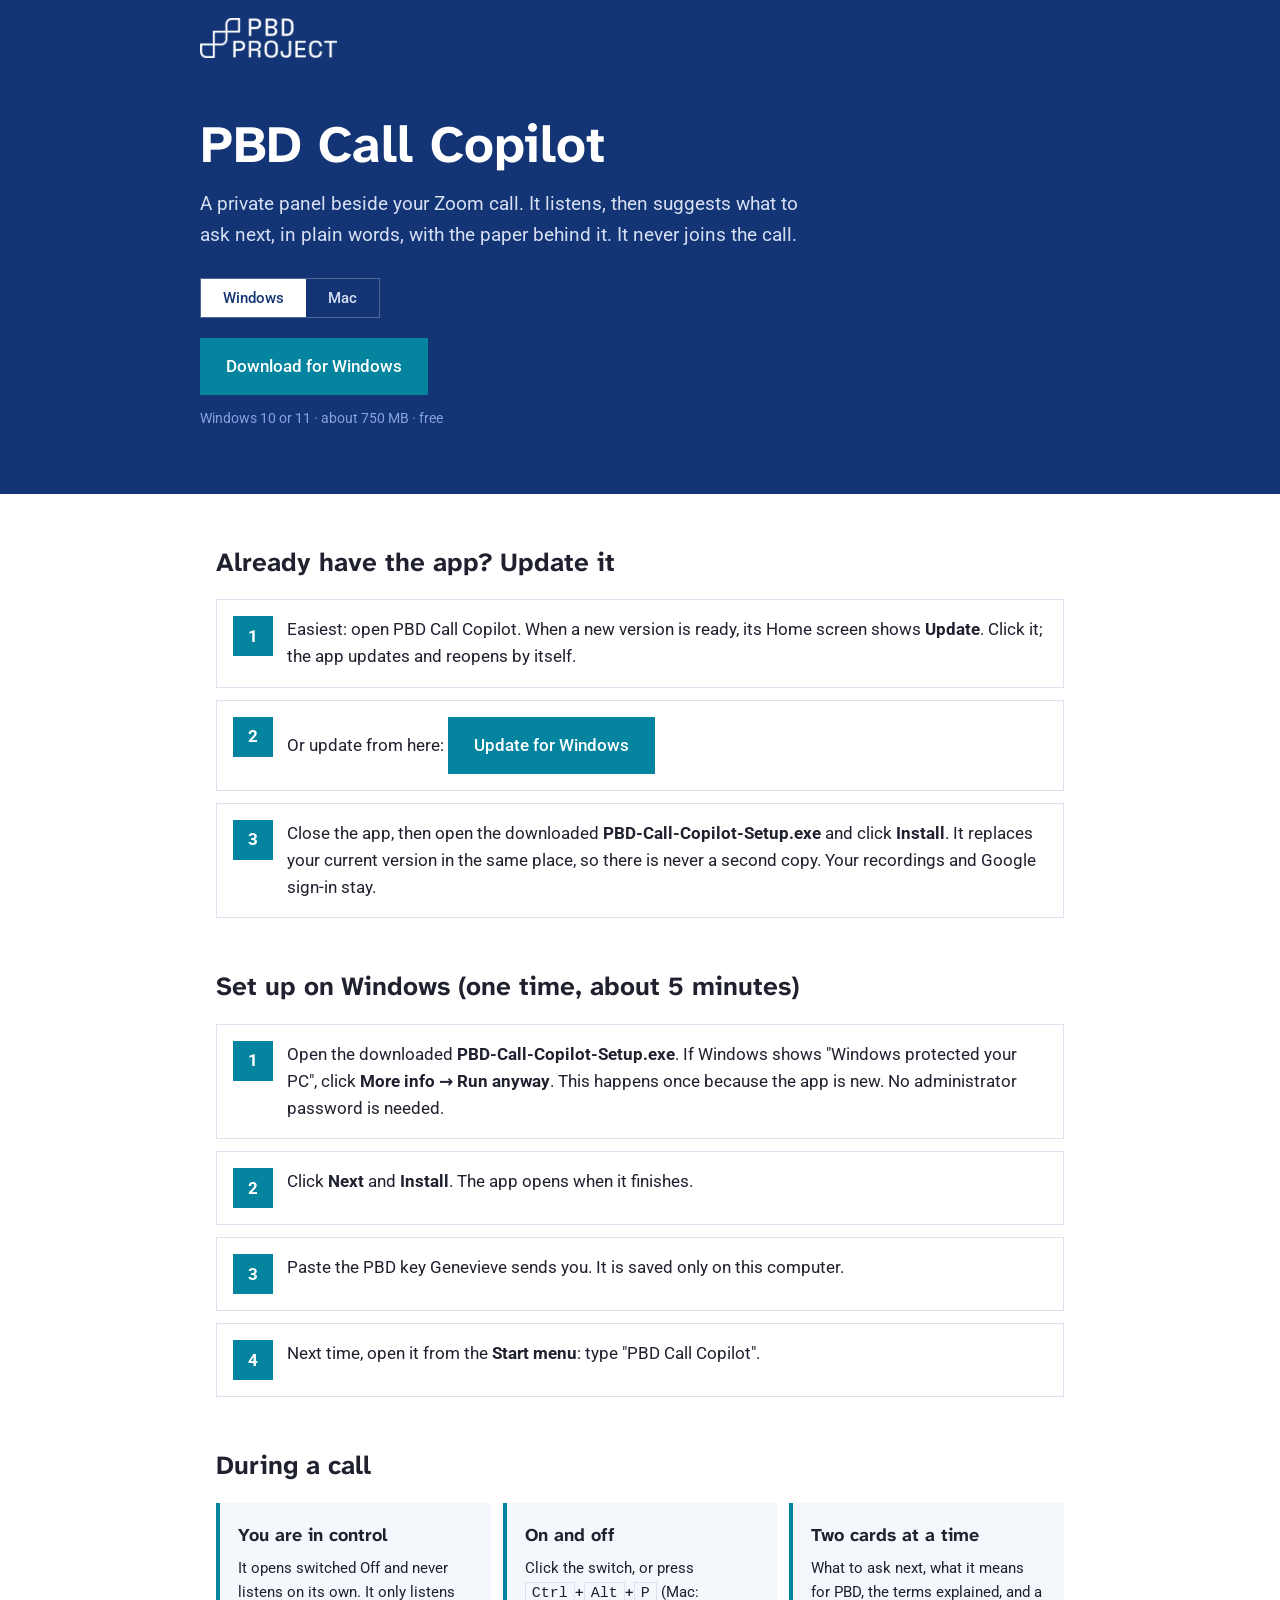
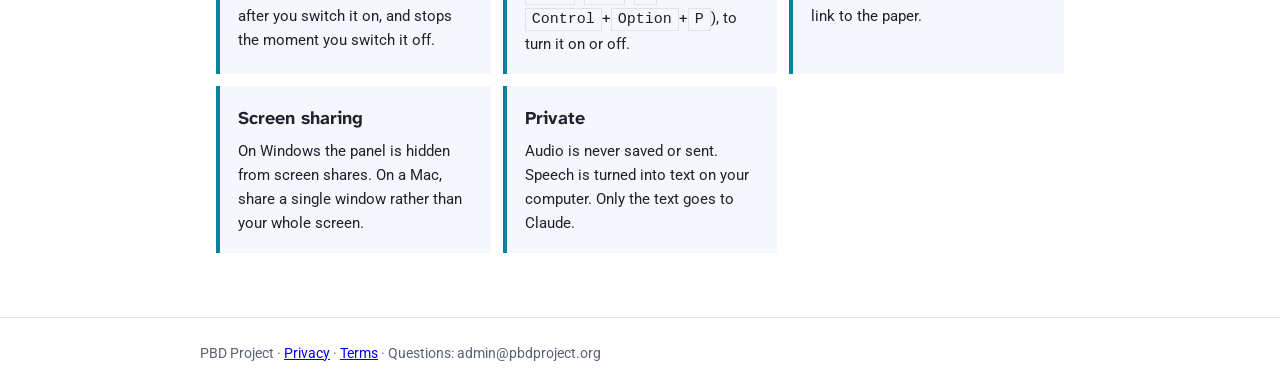
<file: docs/index.html>
<!doctype html>
<html lang="en">
<head>
<meta charset="utf-8">
<meta name="viewport" content="width=device-width, initial-scale=1">
<title>PBD Call Copilot</title>
<meta name="description" content="Live science suggestions during Zoom calls, for PBD Project.">
<link rel="icon" type="image/svg+xml" href="favicon.svg">
<link rel="preconnect" href="https://fonts.googleapis.com">
<link rel="preconnect" href="https://fonts.gstatic.com" crossorigin>
<link href="https://fonts.googleapis.com/css2?family=Atkinson+Hyperlegible+Next:wght@400;700&family=Roboto:wght@400;500&display=swap" rel="stylesheet">
<style>
  :root {
    --white: #FFFFFF; --black: #1F212F; --teal: #04849E; --blue: #143575;
    --lilac: #86A2DF; --green: #4DB3A7; --line: #DDE3EE; --soft: #F4F7FB;
  }
  * { box-sizing: border-box; }
  body { margin: 0; background: var(--white); color: var(--black);
         font: 400 17px/1.6 Roboto, system-ui, sans-serif; }
  h1, h2, h3 { font-family: "Atkinson Hyperlegible Next", "Atkinson Hyperlegible", sans-serif; margin: 0; }
  header { background: var(--blue); color: var(--white); padding: 18px 16px; }
  header .wrap { display: flex; align-items: center; gap: 10px; font-weight: 500; letter-spacing: .02em; }
  header img { height: 40px; width: auto; display: block; }
  .wrap { max-width: 880px; margin: 0 auto; }
  .hero { background: var(--blue); color: var(--white); padding: 40px 16px 64px; }
  .hero h1 { font-size: clamp(32px, 6vw, 52px); line-height: 1.1; }
  .hero p { max-width: 600px; color: #D6DFF2; font-size: 19px; margin: 16px 0 28px; }
  .btn { display: inline-block; background: var(--teal); color: var(--white); text-decoration: none;
         font-weight: 500; padding: 15px 26px; transition: background .25s ease, transform .25s ease; }
  .btn:hover { background: #036E84; transform: translateY(-1px); }
  .meta { display: block; margin-top: 12px; font-size: 14px; color: var(--lilac); max-width: 640px; }
  .meta strong { color: var(--white); font-weight: 500; }
  .tabs { display: inline-flex; border: 1px solid rgba(255,255,255,.25); margin-bottom: 20px; }
  .tabs button { font: 500 15px Roboto, sans-serif; color: #D6DFF2; background: transparent; border: 0;
                 padding: 10px 22px; cursor: pointer; transition: background .25s ease, color .25s ease; }
  .tabs button[aria-selected="true"] { background: var(--white); color: var(--blue); }
  .tabs button:focus-visible, .btn:focus-visible { outline: 2px solid var(--lilac); outline-offset: 2px; }
  .pane { animation: fade .35s ease both; }
  @keyframes fade { from { opacity: 0; transform: translateY(4px); } to { opacity: 1; transform: none; } }
  .btns { display: flex; flex-wrap: wrap; gap: 10px; }
  .btn.alt { background: transparent; border: 1px solid var(--teal); color: var(--white); }
  .btn.alt:hover { background: rgba(4,132,158,.25); }
  main { padding: 48px 16px 64px; }
  section + section { margin-top: 48px; }
  h2 { font-size: 26px; margin-bottom: 16px; }
  ol.steps { list-style: none; padding: 0; margin: 0; counter-reset: s; display: grid; gap: 12px; }
  ol.steps li { counter-increment: s; display: grid; grid-template-columns: 40px 1fr; gap: 14px;
                border: 1px solid var(--line); padding: 16px; }
  ol.steps li::before { content: counter(s); background: var(--teal); color: var(--white);
                        font-weight: 700; display: grid; place-items: center; height: 40px; }
  code, kbd { font-family: ui-monospace, Consolas, monospace; font-size: 15px; background: var(--soft);
              padding: 2px 6px; border: 1px solid var(--line); }
  .grid { display: grid; grid-template-columns: repeat(auto-fit, minmax(240px, 1fr)); gap: 12px; }
  .card { background: var(--soft); padding: 18px; border-left: 4px solid var(--teal); }
  .card h3 { font-size: 18px; margin-bottom: 6px; }
  .card p { margin: 0; font-size: 15px; }
  footer { border-top: 1px solid var(--line); padding: 24px 16px; font-size: 14px; color: #5B6072; }
  @media (prefers-reduced-motion: reduce) { .btn, .tabs button { transition: none; } .pane { animation: none; } }
</style>
</head>
<body>
<header><div class="wrap"><a href="https://www.pbdproject.org"><img src="pbd-logo-white.png" alt="PBD Project"></a></div></header>

<div class="hero">
  <div class="wrap">
    <h1>PBD Call Copilot</h1>
    <p>A private panel beside your Zoom call. It listens, then suggests what to ask next, in plain words, with the paper behind it. It never joins the call.</p>
    <div class="tabs" role="tablist" aria-label="Choose your computer">
      <button role="tab" id="tab-win" aria-controls="pane-win" aria-selected="true">Windows</button>
      <button role="tab" id="tab-mac" aria-controls="pane-mac" aria-selected="false">Mac</button>
    </div>
    <div class="pane" id="pane-win" role="tabpanel" aria-labelledby="tab-win">
      <a class="btn" href="https://github.com/adminviv/pbd-call-copilot/releases/latest/download/PBD-Call-Copilot-Setup.exe">Download for Windows</a>
      <span class="meta">Windows 10 or 11 · about 750 MB · free</span>
    </div>
    <div class="pane" id="pane-mac" role="tabpanel" aria-labelledby="tab-mac" hidden>
      <div class="btns">
        <a class="btn" href="https://github.com/adminviv/pbd-call-copilot/releases/latest/download/PBD-Call-Copilot-Mac-AppleSilicon.zip">Mac with Apple chip (M1–M4)</a>
        <a class="btn alt" href="https://github.com/adminviv/pbd-call-copilot/releases/latest/download/PBD-Call-Copilot-Mac-Intel.zip">Mac with Intel chip</a>
      </div>
      <span class="meta">macOS 13 Ventura or newer · about 750 MB · free · Not sure which Mac? Apple menu (top left) → <strong>About This Mac</strong>: it says "Chip: Apple M…" or "Processor: Intel".</span>
    </div>
  </div>
</div>

<main class="wrap">
  <section class="pane-win" id="update">
    <h2>Already have the app? Update it</h2>
    <ol class="steps">
      <li><div>Easiest: open PBD Call Copilot. When a new version is ready, its Home screen shows <strong>Update</strong>. Click it; the app updates and reopens by itself.</div></li>
      <li><div>Or update from here: <a class="btn" href="https://github.com/adminviv/pbd-call-copilot/releases/latest/download/PBD-Call-Copilot-Setup.exe">Update for Windows</a></div></li>
      <li><div>Close the app, then open the downloaded <strong>PBD-Call-Copilot-Setup.exe</strong> and click <strong>Install</strong>. It replaces your current version in the same place, so there is never a second copy. Your recordings and Google sign-in stay.</div></li>
    </ol>
  </section>

  <section class="pane-mac" id="update-mac" hidden>
    <h2>Already have the app? Update it</h2>
    <ol class="steps">
      <li><div>Easiest: open PBD Call Copilot. When a new version is ready, its Home screen shows <strong>Update</strong>. Click it; the app updates and reopens by itself.</div></li>
      <li><div>Or update from here: <a class="btn" href="https://github.com/adminviv/pbd-call-copilot/releases/latest/download/PBD-Call-Copilot-Mac-AppleSilicon.zip">Update for Apple chip</a> <a class="btn" href="https://github.com/adminviv/pbd-call-copilot/releases/latest/download/PBD-Call-Copilot-Mac-Intel.zip">Update for Intel chip</a></div></li>
      <li><div>Quit the app, double-click the downloaded zip, and drag <strong>PBD Call Copilot</strong> into <strong>Applications</strong>. When asked, choose <strong>Replace</strong>, so there is never a second copy. Your recordings and Google sign-in stay.</div></li>
    </ol>
  </section>

  <section class="pane-win">
    <h2>Set up on Windows (one time, about 5 minutes)</h2>
    <ol class="steps">
      <li><div>Open the downloaded <strong>PBD-Call-Copilot-Setup.exe</strong>. If Windows shows "Windows protected your PC", click <strong>More info → Run anyway</strong>. This happens once because the app is new. No administrator password is needed.</div></li>
      <li><div>Click <strong>Next</strong> and <strong>Install</strong>. The app opens when it finishes.</div></li>
      <li><div>Paste the PBD key Genevieve sends you. It is saved only on this computer.</div></li>
      <li><div>Next time, open it from the <strong>Start menu</strong>: type "PBD Call Copilot".</div></li>
    </ol>
  </section>

  <section class="pane-mac" hidden>
    <h2>Set up on Mac (one time, about 5 minutes)</h2>
    <ol class="steps">
      <li><div>Double-click the downloaded zip, then drag <strong>PBD Call Copilot</strong> into your <strong>Applications</strong> folder.</div></li>
      <li><div>Open it. macOS will say it can't check the app for malicious software: click <strong>Done</strong>, then open <strong>System Settings → Privacy &amp; Security</strong>, scroll down, click <strong>Open Anyway</strong>, and confirm. This happens once because the app is new.</div></li>
      <li><div>Paste the PBD key Genevieve sends you. It is saved only on this computer.</div></li>
      <li><div>Allow the <strong>microphone</strong> when asked. Then, in <strong>System Settings → Privacy &amp; Security → Screen &amp; System Audio Recording</strong>, turn on <strong>PBD Call Copilot</strong> and choose <strong>Quit &amp; Reopen</strong>. This lets it hear the other people on the call; nothing is recorded or saved.</div></li>
      <li><div>Right-click its icon in the Dock and choose <strong>Options → Keep in Dock</strong>.</div></li>
    </ol>
  </section>

  <section>
    <h2>During a call</h2>
    <div class="grid">
      <div class="card"><h3>You are in control</h3><p>It opens switched Off and never listens on its own. It only listens after you switch it on, and stops the moment you switch it off.</p></div>
      <div class="card"><h3>On and off</h3><p>Click the switch, or press <kbd>Ctrl</kbd>+<kbd>Alt</kbd>+<kbd>P</kbd> (Mac: <kbd>Control</kbd>+<kbd>Option</kbd>+<kbd>P</kbd>), to turn it on or off.</p></div>
      <div class="card"><h3>Two cards at a time</h3><p>What to ask next, what it means for PBD, the terms explained, and a link to the paper.</p></div>
      <div class="card"><h3>Screen sharing</h3><p>On Windows the panel is hidden from screen shares. On a Mac, share a single window rather than your whole screen.</p></div>
      <div class="card"><h3>Private</h3><p>Audio is never saved or sent. Speech is turned into text on your computer. Only the text goes to Claude.</p></div>
    </div>
  </section>
</main>

<script>
  // Show the visitor's own computer first; either tab can still be picked.
  function show(os) {
    for (const k of ["win", "mac"]) {
      const on = k === os;
      document.getElementById("tab-" + k).setAttribute("aria-selected", String(on));
      document.getElementById("pane-" + k).hidden = !on;
      document.querySelectorAll(".pane-" + k).forEach(s => s.hidden = !on);
    }
    try { localStorage.setItem("os", os); } catch (e) {}
  }
  document.getElementById("tab-win").onclick = () => show("win");
  document.getElementById("tab-mac").onclick = () => show("mac");
  let saved = null;
  try { saved = localStorage.getItem("os"); } catch (e) {}
  show(saved || (/Mac/.test(navigator.platform || navigator.userAgent) ? "mac" : "win"));
</script>

<footer><div class="wrap">PBD Project · <a href="privacy.html">Privacy</a> · <a href="terms.html">Terms</a> · Questions: admin@pbdproject.org</div></footer>
</body>
</html>
</file>
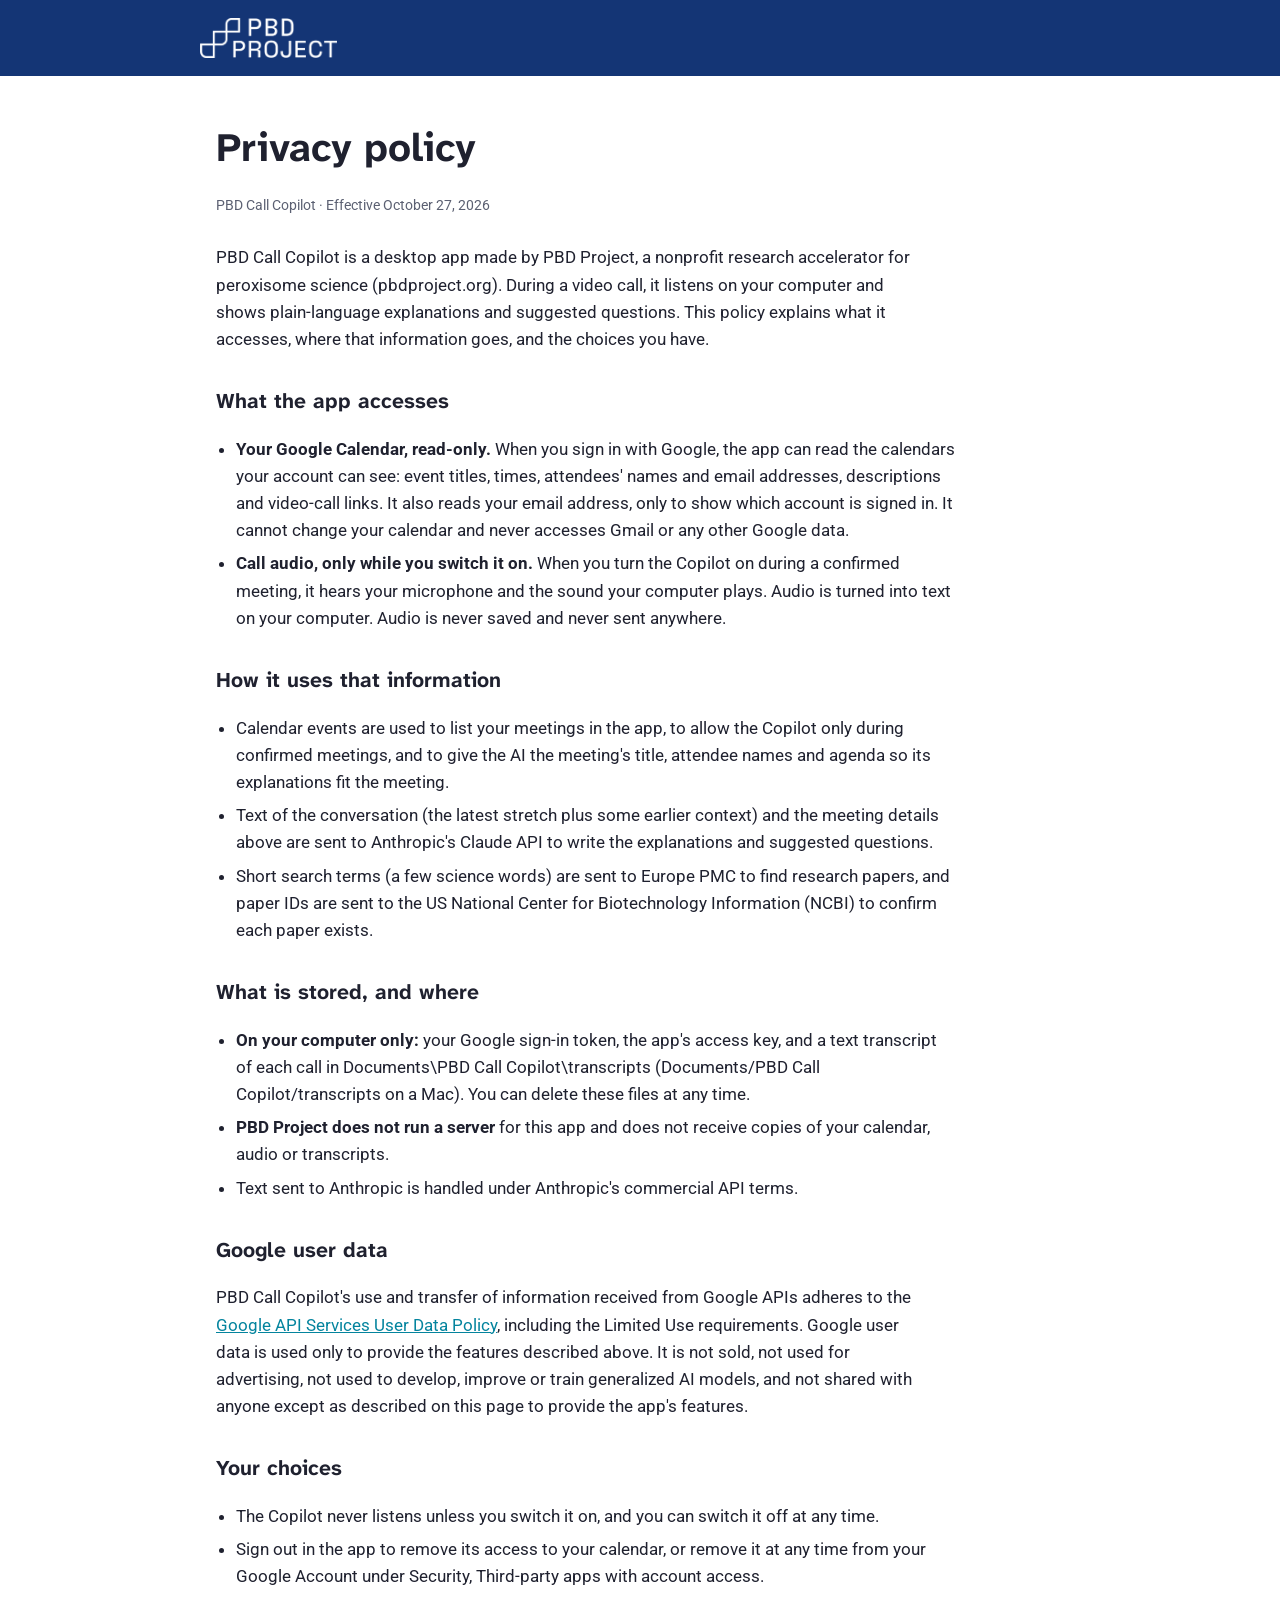
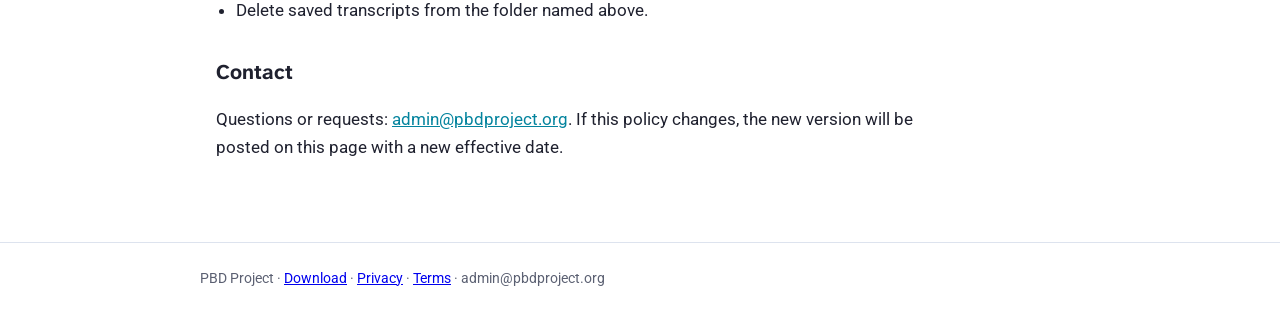
<file: docs/privacy.html>
<!doctype html>
<html lang="en">
<head>
<meta charset="utf-8">
<meta name="viewport" content="width=device-width, initial-scale=1">
<title>Privacy policy – PBD Call Copilot</title>
<meta name="description" content="How PBD Call Copilot handles calendar data, audio and call text.">
<link rel="icon" type="image/svg+xml" href="favicon.svg">
<link rel="preconnect" href="https://fonts.googleapis.com">
<link rel="preconnect" href="https://fonts.gstatic.com" crossorigin>
<link href="https://fonts.googleapis.com/css2?family=Atkinson+Hyperlegible+Next:wght@400;700&family=Roboto:wght@400;500&display=swap" rel="stylesheet">
<style>
  :root {
    --white: #FFFFFF; --black: #1F212F; --teal: #04849E; --blue: #143575;
    --lilac: #86A2DF; --green: #4DB3A7; --line: #DDE3EE; --soft: #F4F7FB;
  }
  * { box-sizing: border-box; }
  body { margin: 0; background: var(--white); color: var(--black);
         font: 400 17px/1.6 Roboto, system-ui, sans-serif; }
  h1, h2, h3 { font-family: "Atkinson Hyperlegible Next", "Atkinson Hyperlegible", sans-serif; margin: 0; }
  header { background: var(--blue); color: var(--white); padding: 18px 16px; }
  header .wrap { display: flex; align-items: center; gap: 10px; font-weight: 500; letter-spacing: .02em; }
  header img { height: 40px; width: auto; display: block; }
  .wrap { max-width: 880px; margin: 0 auto; }
  .hero { background: var(--blue); color: var(--white); padding: 40px 16px 64px; }
  .hero h1 { font-size: clamp(32px, 6vw, 52px); line-height: 1.1; }
  .hero p { max-width: 600px; color: #D6DFF2; font-size: 19px; margin: 16px 0 28px; }
  .btn { display: inline-block; background: var(--teal); color: var(--white); text-decoration: none;
         font-weight: 500; padding: 15px 26px; transition: background .25s ease, transform .25s ease; }
  .btn:hover { background: #036E84; transform: translateY(-1px); }
  .meta { display: block; margin-top: 12px; font-size: 14px; color: var(--lilac); max-width: 640px; }
  .meta strong { color: var(--white); font-weight: 500; }
  .tabs { display: inline-flex; border: 1px solid rgba(255,255,255,.25); margin-bottom: 20px; }
  .tabs button { font: 500 15px Roboto, sans-serif; color: #D6DFF2; background: transparent; border: 0;
                 padding: 10px 22px; cursor: pointer; transition: background .25s ease, color .25s ease; }
  .tabs button[aria-selected="true"] { background: var(--white); color: var(--blue); }
  .tabs button:focus-visible, .btn:focus-visible { outline: 2px solid var(--lilac); outline-offset: 2px; }
  .pane { animation: fade .35s ease both; }
  @keyframes fade { from { opacity: 0; transform: translateY(4px); } to { opacity: 1; transform: none; } }
  .btns { display: flex; flex-wrap: wrap; gap: 10px; }
  .btn.alt { background: transparent; border: 1px solid var(--teal); color: var(--white); }
  .btn.alt:hover { background: rgba(4,132,158,.25); }
  main { padding: 48px 16px 64px; }
  section + section { margin-top: 48px; }
  h2 { font-size: 26px; margin-bottom: 16px; }
  ol.steps { list-style: none; padding: 0; margin: 0; counter-reset: s; display: grid; gap: 12px; }
  ol.steps li { counter-increment: s; display: grid; grid-template-columns: 40px 1fr; gap: 14px;
                border: 1px solid var(--line); padding: 16px; }
  ol.steps li::before { content: counter(s); background: var(--teal); color: var(--white);
                        font-weight: 700; display: grid; place-items: center; height: 40px; }
  code, kbd { font-family: ui-monospace, Consolas, monospace; font-size: 15px; background: var(--soft);
              padding: 2px 6px; border: 1px solid var(--line); }
  .grid { display: grid; grid-template-columns: repeat(auto-fit, minmax(240px, 1fr)); gap: 12px; }
  .card { background: var(--soft); padding: 18px; border-left: 4px solid var(--teal); }
  .card h3 { font-size: 18px; margin-bottom: 6px; }
  .card p { margin: 0; font-size: 15px; }
  footer { border-top: 1px solid var(--line); padding: 24px 16px; font-size: 14px; color: #5B6072; }
  @media (prefers-reduced-motion: reduce) { .btn, .tabs button { transition: none; } .pane { animation: none; } }
</style>
<style>
  .doc { padding: 40px 16px 64px; }
  .doc h1 { font-size: clamp(28px, 5vw, 40px); margin-bottom: 6px; }
  .doc .date { color: #5B6072; font-size: 14px; margin-bottom: 28px; }
  .doc h2 { font-size: 21px; margin: 32px 0 10px; }
  .doc p, .doc li { max-width: 720px; }
  .doc ul { padding-left: 20px; }
  .doc li { margin: 6px 0; }
  .doc a { color: var(--teal); }
  .doc strong { color: var(--black); }
</style>
</head>
<body>
<header><div class="wrap"><a href="https://www.pbdproject.org"><img src="pbd-logo-white.png" alt="PBD Project"></a></div></header>
<main class="wrap doc">
<h1>Privacy policy</h1>
<p class="date">PBD Call Copilot · Effective October 27, 2026</p>
<p>PBD Call Copilot is a desktop app made by PBD Project, a nonprofit research accelerator for peroxisome science (pbdproject.org). During a video call, it listens on your computer and shows plain-language explanations and suggested questions. This policy explains what it accesses, where that information goes, and the choices you have.</p>

<h2>What the app accesses</h2>
<ul>
  <li><strong>Your Google Calendar, read-only.</strong> When you sign in with Google, the app can read the calendars your account can see: event titles, times, attendees' names and email addresses, descriptions and video-call links. It also reads your email address, only to show which account is signed in. It cannot change your calendar and never accesses Gmail or any other Google data.</li>
  <li><strong>Call audio, only while you switch it on.</strong> When you turn the Copilot on during a confirmed meeting, it hears your microphone and the sound your computer plays. Audio is turned into text on your computer. Audio is never saved and never sent anywhere.</li>
</ul>

<h2>How it uses that information</h2>
<ul>
  <li>Calendar events are used to list your meetings in the app, to allow the Copilot only during confirmed meetings, and to give the AI the meeting's title, attendee names and agenda so its explanations fit the meeting.</li>
  <li>Text of the conversation (the latest stretch plus some earlier context) and the meeting details above are sent to Anthropic's Claude API to write the explanations and suggested questions.</li>
  <li>Short search terms (a few science words) are sent to Europe PMC to find research papers, and paper IDs are sent to the US National Center for Biotechnology Information (NCBI) to confirm each paper exists.</li>
</ul>

<h2>What is stored, and where</h2>
<ul>
  <li><strong>On your computer only:</strong> your Google sign-in token, the app's access key, and a text transcript of each call in Documents\PBD Call Copilot\transcripts (Documents/PBD Call Copilot/transcripts on a Mac). You can delete these files at any time.</li>
  <li><strong>PBD Project does not run a server</strong> for this app and does not receive copies of your calendar, audio or transcripts.</li>
  <li>Text sent to Anthropic is handled under Anthropic's commercial API terms.</li>
</ul>

<h2>Google user data</h2>
<p>PBD Call Copilot's use and transfer of information received from Google APIs adheres to the <a href="https://developers.google.com/terms/api-services-user-data-policy">Google API Services User Data Policy</a>, including the Limited Use requirements. Google user data is used only to provide the features described above. It is not sold, not used for advertising, not used to develop, improve or train generalized AI models, and not shared with anyone except as described on this page to provide the app's features.</p>

<h2>Your choices</h2>
<ul>
  <li>The Copilot never listens unless you switch it on, and you can switch it off at any time.</li>
  <li>Sign out in the app to remove its access to your calendar, or remove it at any time from your Google Account under Security, Third-party apps with account access.</li>
  <li>Delete saved transcripts from the folder named above.</li>
</ul>

<h2>Contact</h2>
<p>Questions or requests: <a href="mailto:admin@pbdproject.org">admin@pbdproject.org</a>. If this policy changes, the new version will be posted on this page with a new effective date.</p>
</main>
<footer><div class="wrap">PBD Project · <a href="index.html">Download</a> · <a href="privacy.html">Privacy</a> · <a href="terms.html">Terms</a> · admin@pbdproject.org</div></footer>
</body>
</html>
</file>
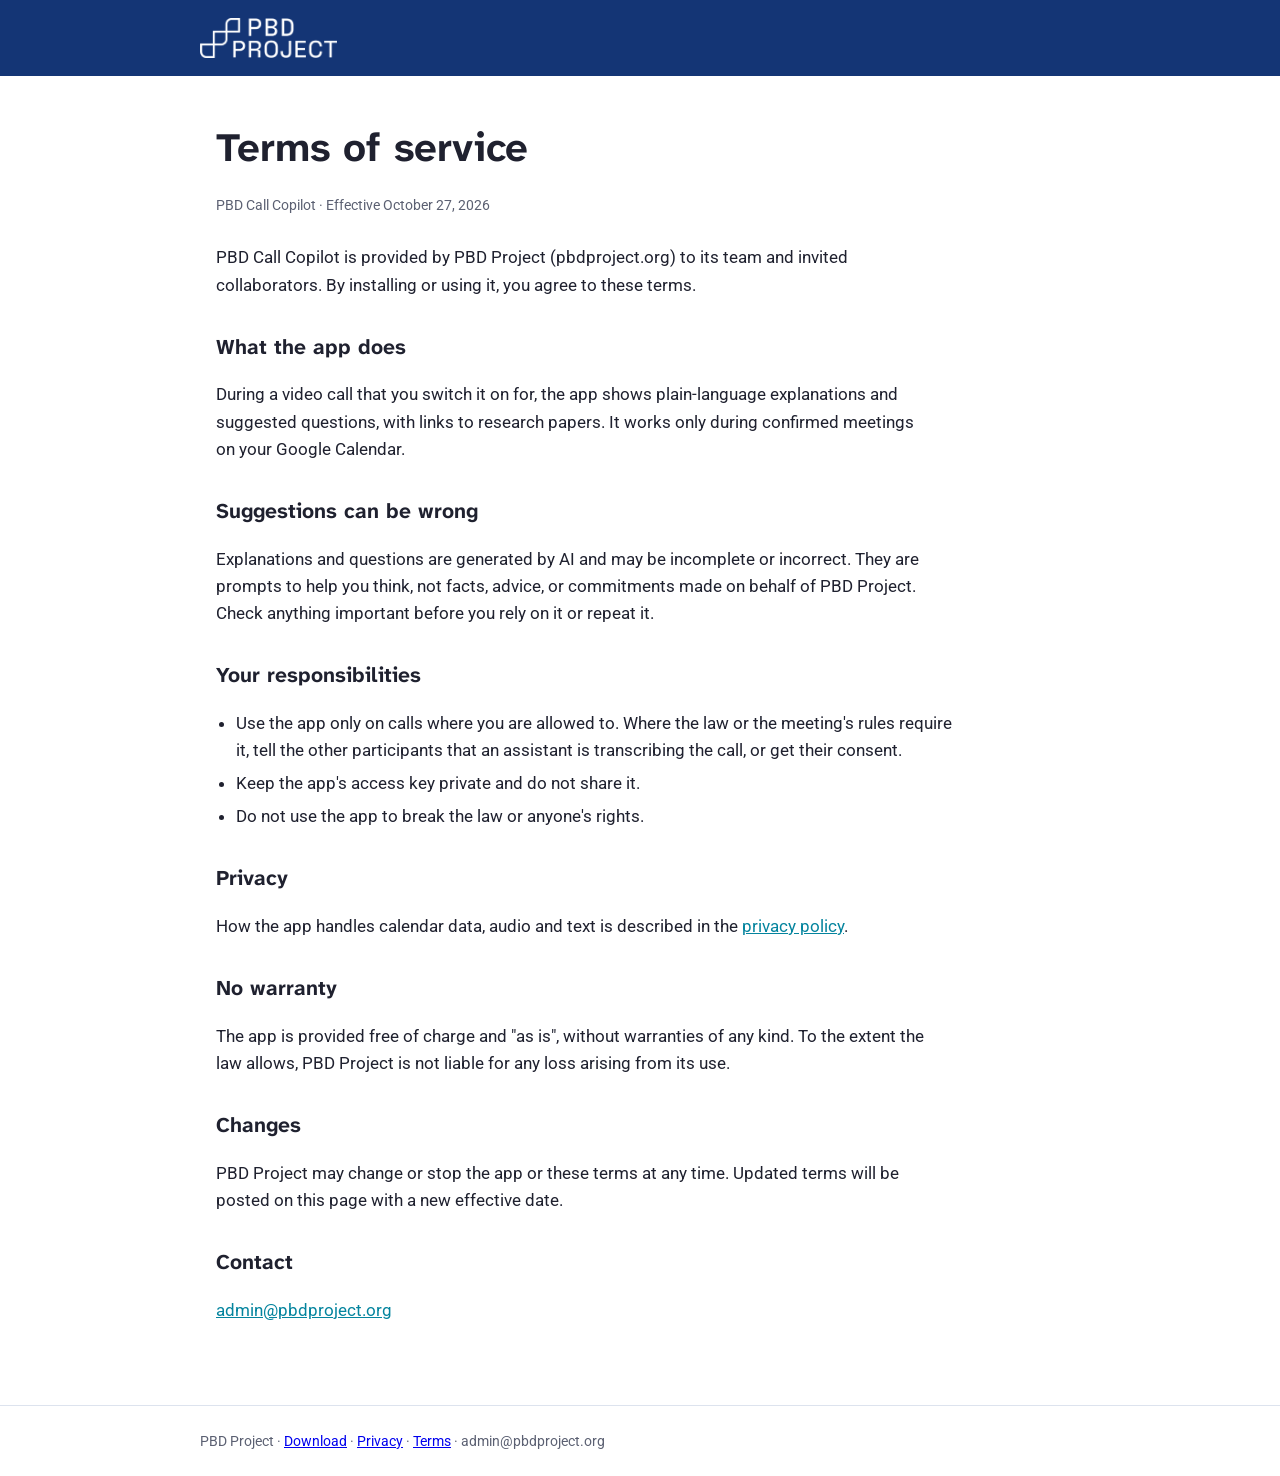
<file: docs/terms.html>
<!doctype html>
<html lang="en">
<head>
<meta charset="utf-8">
<meta name="viewport" content="width=device-width, initial-scale=1">
<title>Terms of service – PBD Call Copilot</title>
<meta name="description" content="Terms for using PBD Call Copilot.">
<link rel="icon" type="image/svg+xml" href="favicon.svg">
<link rel="preconnect" href="https://fonts.googleapis.com">
<link rel="preconnect" href="https://fonts.gstatic.com" crossorigin>
<link href="https://fonts.googleapis.com/css2?family=Atkinson+Hyperlegible+Next:wght@400;700&family=Roboto:wght@400;500&display=swap" rel="stylesheet">
<style>
  :root {
    --white: #FFFFFF; --black: #1F212F; --teal: #04849E; --blue: #143575;
    --lilac: #86A2DF; --green: #4DB3A7; --line: #DDE3EE; --soft: #F4F7FB;
  }
  * { box-sizing: border-box; }
  body { margin: 0; background: var(--white); color: var(--black);
         font: 400 17px/1.6 Roboto, system-ui, sans-serif; }
  h1, h2, h3 { font-family: "Atkinson Hyperlegible Next", "Atkinson Hyperlegible", sans-serif; margin: 0; }
  header { background: var(--blue); color: var(--white); padding: 18px 16px; }
  header .wrap { display: flex; align-items: center; gap: 10px; font-weight: 500; letter-spacing: .02em; }
  header img { height: 40px; width: auto; display: block; }
  .wrap { max-width: 880px; margin: 0 auto; }
  .hero { background: var(--blue); color: var(--white); padding: 40px 16px 64px; }
  .hero h1 { font-size: clamp(32px, 6vw, 52px); line-height: 1.1; }
  .hero p { max-width: 600px; color: #D6DFF2; font-size: 19px; margin: 16px 0 28px; }
  .btn { display: inline-block; background: var(--teal); color: var(--white); text-decoration: none;
         font-weight: 500; padding: 15px 26px; transition: background .25s ease, transform .25s ease; }
  .btn:hover { background: #036E84; transform: translateY(-1px); }
  .meta { display: block; margin-top: 12px; font-size: 14px; color: var(--lilac); max-width: 640px; }
  .meta strong { color: var(--white); font-weight: 500; }
  .tabs { display: inline-flex; border: 1px solid rgba(255,255,255,.25); margin-bottom: 20px; }
  .tabs button { font: 500 15px Roboto, sans-serif; color: #D6DFF2; background: transparent; border: 0;
                 padding: 10px 22px; cursor: pointer; transition: background .25s ease, color .25s ease; }
  .tabs button[aria-selected="true"] { background: var(--white); color: var(--blue); }
  .tabs button:focus-visible, .btn:focus-visible { outline: 2px solid var(--lilac); outline-offset: 2px; }
  .pane { animation: fade .35s ease both; }
  @keyframes fade { from { opacity: 0; transform: translateY(4px); } to { opacity: 1; transform: none; } }
  .btns { display: flex; flex-wrap: wrap; gap: 10px; }
  .btn.alt { background: transparent; border: 1px solid var(--teal); color: var(--white); }
  .btn.alt:hover { background: rgba(4,132,158,.25); }
  main { padding: 48px 16px 64px; }
  section + section { margin-top: 48px; }
  h2 { font-size: 26px; margin-bottom: 16px; }
  ol.steps { list-style: none; padding: 0; margin: 0; counter-reset: s; display: grid; gap: 12px; }
  ol.steps li { counter-increment: s; display: grid; grid-template-columns: 40px 1fr; gap: 14px;
                border: 1px solid var(--line); padding: 16px; }
  ol.steps li::before { content: counter(s); background: var(--teal); color: var(--white);
                        font-weight: 700; display: grid; place-items: center; height: 40px; }
  code, kbd { font-family: ui-monospace, Consolas, monospace; font-size: 15px; background: var(--soft);
              padding: 2px 6px; border: 1px solid var(--line); }
  .grid { display: grid; grid-template-columns: repeat(auto-fit, minmax(240px, 1fr)); gap: 12px; }
  .card { background: var(--soft); padding: 18px; border-left: 4px solid var(--teal); }
  .card h3 { font-size: 18px; margin-bottom: 6px; }
  .card p { margin: 0; font-size: 15px; }
  footer { border-top: 1px solid var(--line); padding: 24px 16px; font-size: 14px; color: #5B6072; }
  @media (prefers-reduced-motion: reduce) { .btn, .tabs button { transition: none; } .pane { animation: none; } }
</style>
<style>
  .doc { padding: 40px 16px 64px; }
  .doc h1 { font-size: clamp(28px, 5vw, 40px); margin-bottom: 6px; }
  .doc .date { color: #5B6072; font-size: 14px; margin-bottom: 28px; }
  .doc h2 { font-size: 21px; margin: 32px 0 10px; }
  .doc p, .doc li { max-width: 720px; }
  .doc ul { padding-left: 20px; }
  .doc li { margin: 6px 0; }
  .doc a { color: var(--teal); }
  .doc strong { color: var(--black); }
</style>
</head>
<body>
<header><div class="wrap"><a href="https://www.pbdproject.org"><img src="pbd-logo-white.png" alt="PBD Project"></a></div></header>
<main class="wrap doc">
<h1>Terms of service</h1>
<p class="date">PBD Call Copilot · Effective October 27, 2026</p>
<p>PBD Call Copilot is provided by PBD Project (pbdproject.org) to its team and invited collaborators. By installing or using it, you agree to these terms.</p>

<h2>What the app does</h2>
<p>During a video call that you switch it on for, the app shows plain-language explanations and suggested questions, with links to research papers. It works only during confirmed meetings on your Google Calendar.</p>

<h2>Suggestions can be wrong</h2>
<p>Explanations and questions are generated by AI and may be incomplete or incorrect. They are prompts to help you think, not facts, advice, or commitments made on behalf of PBD Project. Check anything important before you rely on it or repeat it.</p>

<h2>Your responsibilities</h2>
<ul>
  <li>Use the app only on calls where you are allowed to. Where the law or the meeting's rules require it, tell the other participants that an assistant is transcribing the call, or get their consent.</li>
  <li>Keep the app's access key private and do not share it.</li>
  <li>Do not use the app to break the law or anyone's rights.</li>
</ul>

<h2>Privacy</h2>
<p>How the app handles calendar data, audio and text is described in the <a href="privacy.html">privacy policy</a>.</p>

<h2>No warranty</h2>
<p>The app is provided free of charge and "as is", without warranties of any kind. To the extent the law allows, PBD Project is not liable for any loss arising from its use.</p>

<h2>Changes</h2>
<p>PBD Project may change or stop the app or these terms at any time. Updated terms will be posted on this page with a new effective date.</p>

<h2>Contact</h2>
<p><a href="mailto:admin@pbdproject.org">admin@pbdproject.org</a></p>
</main>
<footer><div class="wrap">PBD Project · <a href="index.html">Download</a> · <a href="privacy.html">Privacy</a> · <a href="terms.html">Terms</a> · admin@pbdproject.org</div></footer>
</body>
</html>
</file>
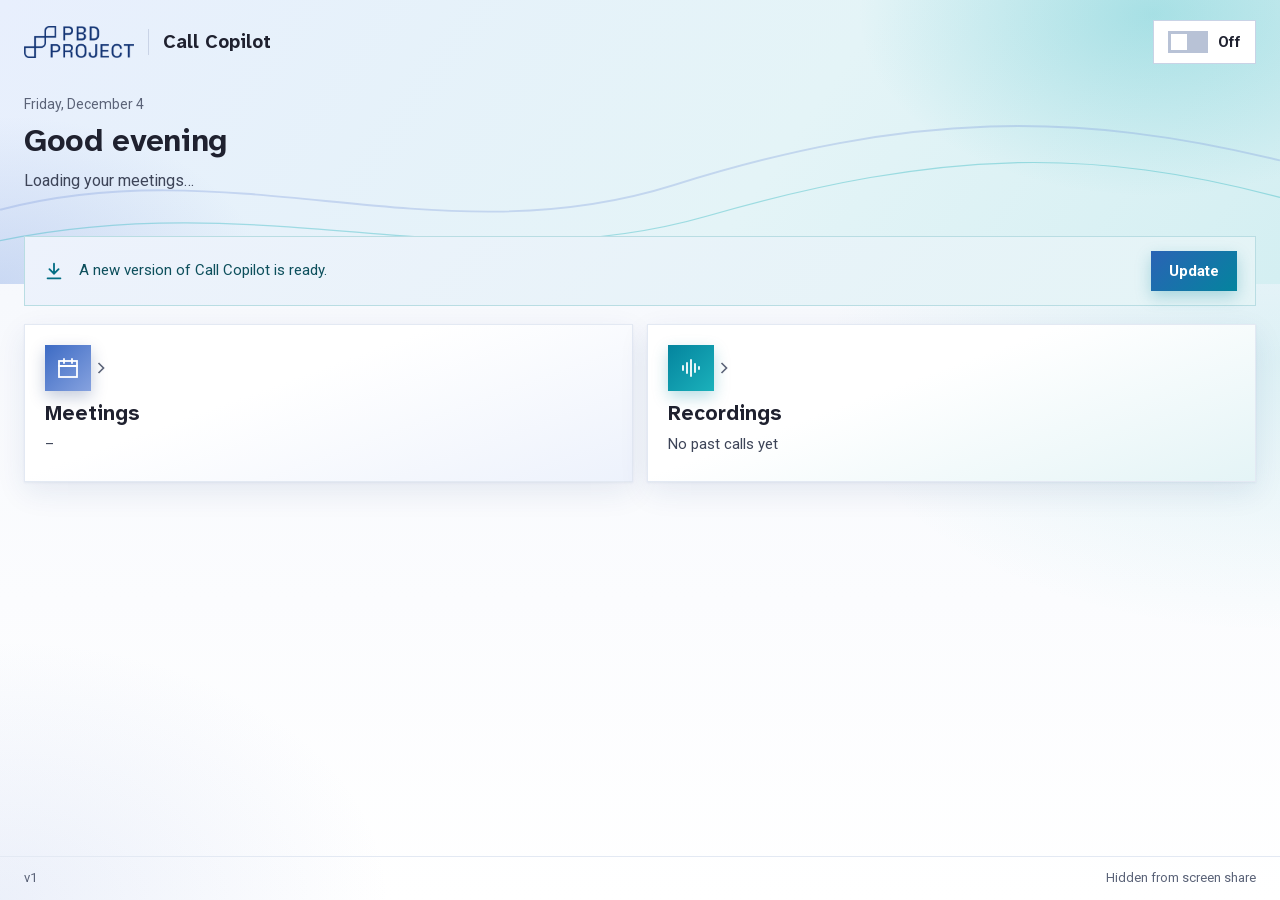
<file: live/ui/panel.html>
<!doctype html>
<html lang="en">
<head>
<meta charset="utf-8">
<meta name="viewport" content="width=device-width, initial-scale=1">
<title>PBD Call Copilot</title>
<link href="fonts.css" rel="stylesheet">
<style>
:root{--bg:#F3F6FC;--card:#FFFFFF;--soft:#EDF2FC;--line:#E3E9F3;--line2:#C9D3E6;--text:#1F212F;--body:#3D4458;--muted:#5B6378;--teal:#036E84;--blue:#143575;--green:#2E7D73;--dot:#4DB3A7;--gold:#7A5C00;--star:#C9A227;--bad:#A3271B;
  --btn:linear-gradient(135deg,#2A63B5 0%,#04849E 100%);--edge:linear-gradient(135deg,#86A2DF 0%,#1BB1BB 100%);
  --tint:linear-gradient(135deg,#EDF2FC 0%,#E4F4F6 100%);--band:radial-gradient(380px 200px at 92% 0%,rgba(27,177,187,.22),transparent 70%),linear-gradient(120deg,#E6EEFC 0%,#E3F4F7 60%,#D6F0F2 100%);
  --shadow:0 1px 2px rgba(20,53,117,.06),0 10px 28px rgba(20,53,117,.09)}
*{box-sizing:border-box}
html,body{height:100%;margin:0}
body{background:radial-gradient(700px 420px at 100% 40%,rgba(27,177,187,.12),transparent 65%),radial-gradient(600px 400px at 0% 100%,rgba(134,162,223,.16),transparent 65%),linear-gradient(180deg,#F3F6FC 0%,#FFFFFF 100%);color:var(--text);font:15px/1.45 Roboto,"Segoe UI",system-ui,sans-serif;overflow:hidden}
button{font-family:inherit;cursor:pointer}
button:focus-visible,a:focus-visible,input:focus-visible,summary:focus-visible{outline:2px solid #04849E;outline-offset:2px}
.h{font-family:"Atkinson Hyperlegible Next","Atkinson Hyperlegible",sans-serif}
.grow{flex:1}
.view{height:100%;display:none;flex-direction:column}
.view.shown{display:flex;animation:fade .25s ease both}
@keyframes fade{from{opacity:0}to{opacity:1}}
.scroll{flex:1;overflow:auto}
.eyebrow{font-size:12px;font-weight:700;letter-spacing:.08em;text-transform:uppercase;color:var(--muted)}
.card{background:var(--card);border:1px solid var(--line);box-shadow:var(--shadow)}
.edge{border:2px solid transparent;background:linear-gradient(#fff,#fff) padding-box,var(--edge) border-box;box-shadow:var(--shadow)}
.tint{background:var(--tint);border:1px solid #D8E3F0}
.primary{display:inline-flex;align-items:center;gap:10px;height:48px;padding:0 22px;border:none;background:var(--btn);box-shadow:0 6px 16px rgba(4,132,158,.28);color:#fff;font-size:16px;font-weight:700}
.primary:hover{filter:brightness(1.06)}
.primary[disabled]{opacity:.6;cursor:default}
.ghost{display:inline-flex;align-items:center;gap:6px;height:44px;padding:0 14px;border:1px solid var(--line2);background:rgba(255,255,255,.85);color:var(--text);font-size:15px;font-weight:500}
.ghost:hover{background:#fff}
.band{display:flex;align-items:center;gap:14px;padding:16px 24px;background:var(--band);border-bottom:1px solid #D8E3F0;box-shadow:0 4px 18px rgba(20,53,117,.07)}
.band .title{font-size:22px;font-weight:700}
/* switch */
.toggle{height:44px;display:flex;align-items:center;gap:10px;padding:0 14px;border:1px solid var(--line2);background:#fff;color:var(--text);font-size:15px;font-weight:600}
.track{width:40px;height:22px;background:#B8C2D6;padding:3px;display:flex;transition:background-color .28s}
.knob{width:16px;height:16px;background:#fff;transition:transform .32s cubic-bezier(.34,1.4,.5,1)}
.toggle.on{background:var(--btn);border-color:transparent;color:#fff;box-shadow:0 6px 16px rgba(4,132,158,.28)}
.toggle.on .track{background:#fff} .toggle.on .knob{background:#037A91;transform:translateX(18px)}
.toggle.nomeet{opacity:.6}
/* notice */
.notice{margin:14px 24px 0;padding:12px 16px;font-size:14px;line-height:1.45;background:linear-gradient(100deg,#FBF0C8 0%,#FFF9E6 100%);border:1px solid #EAD48A;color:#5C4500}
.notice.bad{background:linear-gradient(100deg,#FBE3E0 0%,#FFF5F3 100%);border-color:#EBB3AC;color:var(--bad)}
.notice.good{background:var(--tint);border-color:#B9DDE3;color:#0D4F5C}
/* update */
.updatebar{display:flex;align-items:center;gap:14px;padding:14px 18px;background:var(--tint);border:1px solid #B9DDE3;font-size:15px;color:#0D4F5C}
.updatebar .primary{height:40px;font-size:15px;padding:0 18px;margin-left:auto;white-space:nowrap;flex-shrink:0}
/* home */
.hero{position:relative;padding:20px 24px 92px;background:radial-gradient(420px 260px at 90% 5%,rgba(27,177,187,.28),transparent 70%),radial-gradient(380px 240px at 0% 100%,rgba(134,162,223,.30),transparent 70%),linear-gradient(125deg,#E8EFFD 0%,#E4F4F7 60%,#D4EFF2 100%)}
.hero svg.waves{position:absolute;left:0;top:0;width:100%;height:100%;opacity:.35;pointer-events:none}
.hero header{position:relative;display:flex;align-items:center;gap:14px}
.logo{height:32px;width:auto;display:block}
.divider{width:1px;height:26px;background:var(--line2)}
.greet{position:relative;margin-top:30px;display:flex;flex-direction:column;gap:4px}
.greet .day{font-size:14px;color:var(--muted)}
.greet .hi{font-size:32px;font-weight:700;letter-spacing:-.01em}
.greet .sub{font-size:16px;color:var(--body)}
.homebody{position:relative;margin-top:-66px;padding:0 24px 20px;display:flex;flex-direction:column;gap:18px}
.now{padding:22px;display:flex;flex-direction:column;gap:12px;box-shadow:0 2px 4px rgba(20,53,117,.08),0 22px 48px rgba(20,53,117,.16)}
.now .tag{display:flex;align-items:center;gap:10px;font-size:13px;font-weight:700;letter-spacing:.08em;color:var(--teal)}
.livedot{width:10px;height:10px;background:var(--dot);box-shadow:0 0 0 4px rgba(77,179,167,.22)}
.now .name{font-size:25px;font-weight:700;line-height:1.2}
.now .meta{font-size:15px;color:var(--body)}
.people{display:flex;gap:8px;flex-wrap:wrap}
.person{display:flex;align-items:center;gap:8px;padding:5px 12px 5px 5px;background:linear-gradient(90deg,#E9EFFA,#E4F4F6);font-size:14px}
.person i{font-style:normal;width:26px;height:26px;background:var(--btn);color:#fff;display:flex;align-items:center;justify-content:center;font-size:11px;font-weight:700}
.startrow{display:flex;align-items:center;gap:16px;flex-wrap:wrap;margin-top:4px}
.keys{font-size:14px;color:var(--muted)} .keys b{color:var(--text)}
.tiles{display:grid;grid-template-columns:repeat(2,minmax(0,1fr));gap:14px}
.tile{display:flex;flex-direction:column;gap:8px;padding:20px;text-align:left;color:var(--text);font-size:15px;transition:transform .15s,box-shadow .15s}
.tile:hover{transform:translateY(-2px);box-shadow:0 2px 4px rgba(20,53,117,.08),0 16px 34px rgba(20,53,117,.14)}
.tile.m{background:linear-gradient(160deg,#fff 40%,#EDF2FC 100%)} .tile.r{background:linear-gradient(160deg,#fff 40%,#E4F4F6 100%)}
.tile .top{display:flex;justify-content:space-between;align-items:center}
.badge{width:46px;height:46px;display:flex;align-items:center;justify-content:center}
.tile.m .badge{background:linear-gradient(135deg,#3D6BC4 0%,#86A2DF 100%);box-shadow:0 6px 16px rgba(20,53,117,.25)}
.tile.r .badge{background:linear-gradient(135deg,#04849E 0%,#1BB1BB 100%);box-shadow:0 6px 16px rgba(4,132,158,.28)}
.tile .name{font-size:21px;font-weight:700}
.tile .l1{color:var(--body)} .tile .l2{font-size:14px;color:var(--muted)} .tile .gold{color:var(--gold)}
footer{display:flex;justify-content:space-between;align-items:center;gap:12px;padding:12px 24px;border-top:1px solid var(--line);font-size:13px;color:var(--muted)}
/* live */
.applogo{width:40px;height:40px;display:block}
.livehead{display:flex;flex-direction:column;gap:2px;min-width:0;flex:1}
.livestate{display:flex;align-items:center;gap:8px;font-size:13px;font-weight:700;letter-spacing:.08em;color:var(--green)}
.livestate .livedot{width:9px;height:9px}
.livetitle{font-size:18px;font-weight:700;white-space:nowrap;overflow:hidden;text-overflow:ellipsis}
.levels{display:flex;align-items:center;gap:20px;padding:10px 24px;border-bottom:1px solid var(--line);font-size:13px;color:var(--muted);background:rgba(255,255,255,.6)}
.bars{display:inline-flex;gap:2px;align-items:flex-end;height:14px;margin-left:6px;vertical-align:middle}
.bars i{width:3px;height:3px;background:#B8C2D6;transition:height .15s linear}
.listening .bars i{background:linear-gradient(180deg,#1BB1BB,#143575)}
.livebody{padding:16px 24px 20px;display:flex;flex-direction:column;gap:14px}
#cards{display:flex;flex-direction:column;gap:14px}
.plain{padding:16px 18px;display:flex;flex-direction:column;gap:6px}
.plain .eyebrow{color:var(--teal)}
.plain h2{margin:0;font-size:19px;line-height:1.3}
.plain p{margin:0;font-size:15px;line-height:1.55;color:var(--body)}
.sug{display:flex;flex-direction:column;animation:cardIn .45s cubic-bezier(.2,.8,.2,1) both;overflow:hidden}
.sug.leaving{animation:cardOut .32s cubic-bezier(.4,0,.6,1) forwards}
@keyframes cardIn{from{opacity:0;transform:translateY(10px)}to{opacity:1;transform:none}}
@keyframes cardOut{to{opacity:0;transform:translateX(16px)}}
.cmain{padding:16px 18px 12px;display:flex;flex-direction:column;gap:8px}
.kind{font-size:12px;font-weight:700;letter-spacing:.08em;text-transform:uppercase;color:var(--teal)}
.kind.next{color:var(--gold)}
.ask{font-size:19px;font-weight:700;line-height:1.35}
.why{font-size:15px;line-height:1.5;color:var(--body)} .why b{color:var(--text)}
.terms{padding:10px 18px;background:#F3F6FB;border-top:1px solid var(--line);display:flex;flex-direction:column;gap:4px;font-size:14px;color:var(--body)}
.terms b{color:var(--text)}
.paper{display:flex;align-items:center;gap:10px;padding:11px 18px;background:linear-gradient(90deg,#E9EFFA 0%,#E3F4F6 100%);color:var(--text);text-decoration:none;font-size:14px;line-height:1.4}
.paper:hover{filter:brightness(.98)}
.paper span{flex:1} .paper em{font-style:normal;color:var(--green);font-weight:700;white-space:nowrap}
.actions{display:flex;border-top:1px solid var(--line)}
.actions button{height:44px;border:none;background:transparent;color:var(--muted);padding:0 16px;font-size:14px;display:flex;align-items:center;gap:8px}
.actions button:hover{background:#F3F6FB;color:var(--text)}
.actions .starred{color:var(--gold)}
.empty{margin:40px auto;text-align:center;color:var(--muted);font-size:15px;line-height:1.6;max-width:38ch}
.empty b{display:block;color:var(--text);font-size:20px;margin-bottom:6px;font-family:"Atkinson Hyperlegible Next",sans-serif}
#transcript{display:none;font-size:14px;line-height:1.55;color:var(--body);padding:4px 18px}
#transcript div{padding:6px 0;border-bottom:1px solid var(--line)} #transcript span{color:var(--muted);font-size:11px;letter-spacing:.06em;text-transform:uppercase;margin-right:6px}
.showtx #transcript{display:block} .showtx #cards,.showtx #plainbox{display:none}
.heard{padding:12px 24px 14px;border-top:1px solid var(--line);background:rgba(255,255,255,.7)}
.heard div{font-size:15px;color:var(--body);white-space:nowrap;overflow:hidden;text-overflow:ellipsis;min-height:21px}
.linkbtn{border:none;background:none;color:var(--teal);font-size:13px;padding:6px 0}
/* meetings */
.tabs{display:flex;padding:16px 24px 4px}
.tabs button{height:40px;padding:0 20px;background:#fff;color:var(--body);border:1px solid var(--line2);font-size:15px}
.tabs button+button{border-left:none}
.tabs button.sel{background:var(--btn);color:#fff;border-color:transparent;font-weight:700;box-shadow:0 6px 16px rgba(20,53,117,.2)}
.list{padding:12px 24px 20px;display:flex;flex-direction:column;gap:10px}
.group{margin-top:6px}
.row{display:grid;grid-template-columns:104px minmax(0,1fr) auto;gap:14px;align-items:center;padding:16px 18px;color:var(--text);text-align:left;font-size:15px}
.row .t{display:flex;flex-direction:column} .row .t b{font-size:17px} .row .t span{font-size:13px;color:var(--muted)}
.row .w{display:flex;flex-direction:column;gap:3px;min-width:0} .row .w b{font-size:17px;overflow:hidden;text-overflow:ellipsis;white-space:nowrap} .row .w span{font-size:14px;color:var(--body)}
.chip{font-size:12px;font-weight:700;letter-spacing:.06em;color:var(--teal);white-space:nowrap}
.chip.go{padding:6px 12px;background:var(--btn);color:#fff}
.chip.past{color:var(--muted)}
details.other{border:1px solid #D8E3F0;background:var(--tint)}
details.other summary{padding:14px 18px;font-size:14px;color:var(--body);cursor:pointer}
details.other .o{display:grid;grid-template-columns:104px minmax(0,1fr) auto;gap:14px;padding:10px 18px;border-top:1px solid #D8E3F0;font-size:14px;color:var(--muted)}
.rules{display:flex;gap:12px;padding:14px 16px;font-size:14px;line-height:1.5;color:var(--body)}
.signin-box{padding:22px;display:flex;flex-direction:column;gap:12px;font-size:15px;color:var(--body)}
/* recordings */
.search{display:flex;align-items:center;gap:10px;height:46px;padding:0 14px;color:var(--muted)}
.search input{flex:1;height:40px;border:none;background:transparent;font:15px Roboto,sans-serif;color:var(--text);outline:none}
.followbar{display:flex;align-items:center;gap:10px;padding:12px 16px;background:linear-gradient(100deg,#FBF0C8 0%,#FFF9E6 100%);border:1px solid #EAD48A;font-size:15px;color:#5C4500}
.rec{display:grid;grid-template-columns:minmax(0,1fr) auto;gap:4px 16px;padding:16px 18px;text-align:left;color:var(--text);font-size:14px}
.rec b{font-size:17px} .rec .d{color:var(--muted)} .rec .s{color:var(--body)} .rec .g{color:var(--gold);font-weight:700;font-size:13px} .rec .c{color:var(--muted);font-size:13px}
.note{font-size:13px;color:var(--muted);text-align:center;padding:8px 0}
.detail h1{margin:0;font-size:26px}
.recap{padding:16px 18px;display:flex;flex-direction:column;gap:8px}
.recap ul{margin:0;padding-left:20px;display:flex;flex-direction:column;gap:6px;font-size:15px;line-height:1.5;color:var(--body)}
.saved{padding:16px 18px;background:linear-gradient(180deg,#FFFBEA 0%,#FFFFFF 70%);border:1px solid #E3C766;box-shadow:var(--shadow);display:flex;flex-direction:column;gap:10px}
.cardrow{display:grid;grid-template-columns:56px minmax(0,1fr) auto;gap:12px;align-items:start;padding:12px 16px;font-size:15px;line-height:1.45}
.cardrow .at{color:var(--muted)} .cardrow button{border:none;background:none;color:var(--muted);font-size:13px;padding:0}
.cardrow button.starred{color:var(--gold)}
details.tx{border:1px solid #D8E3F0;background:var(--tint)}
details.tx summary{padding:14px 18px;font-size:15px;color:var(--body);cursor:pointer}
details.tx div{padding:0 18px 14px;font-size:14px;line-height:1.6;color:var(--body);max-height:320px;overflow:auto;white-space:pre-wrap}
@media (max-width:560px){.tiles{grid-template-columns:1fr}.row{grid-template-columns:80px minmax(0,1fr)}.row .chip{grid-column:2}}
@media (prefers-reduced-motion:reduce){*{animation:none!important;transition:none!important}}
</style>
</head>
<body>

<!-- 1 · Home -->
<section class="view" id="v-home" aria-label="Home">
  <div class="scroll">
    <div class="hero">
      <svg class="waves" viewBox="0 0 760 230" preserveAspectRatio="none" aria-hidden="true"><path d="M0 170 C 140 120, 260 210, 400 150 S 640 90, 760 130" fill="none" stroke="#86A2DF" stroke-width="1.5"/><path d="M0 195 C 160 150, 280 230, 420 175 S 650 120, 760 160" fill="none" stroke="#1BB1BB" stroke-width="1"/></svg>
      <header>
        <img class="logo" src="pbd-logo-blue.png" alt="PBD Project">
        <div class="divider"></div>
        <div class="h" style="font-size:19px;font-weight:700">Call Copilot</div>
        <div class="grow"></div>
        <button class="toggle" data-toggle aria-pressed="false" title="Ctrl + Alt + P"><span class="track"><span class="knob"></span></span><span data-state>Off</span></button>
      </header>
      <div class="greet">
        <div class="day" id="today"></div>
        <div class="hi h" id="hello">Hello</div>
        <div class="sub" id="homesub">Loading your meetings…</div>
      </div>
    </div>
    <div class="homebody">
      <div id="homecard"></div>
      <div class="notice" data-notice hidden></div>
      <div class="updatebar" id="updatebar" hidden>
        <svg width="22" height="22" viewBox="0 0 24 24" fill="none" stroke="#036E84" stroke-width="2" stroke-linecap="round" aria-hidden="true"><path d="M12 4v11M7 10l5 5 5-5M5 20h14"/></svg>
        <span id="updatetext">A new version of Call Copilot is ready.</span>
        <button class="primary" type="button" id="updatebtn">Update</button>
      </div>
      <div class="tiles">
        <button class="tile card m" type="button" onclick="go('meetings')">
          <span class="top"><span class="badge"><svg width="24" height="24" viewBox="0 0 24 24" fill="none" stroke="#fff" stroke-width="1.8" stroke-linecap="round" aria-hidden="true"><rect x="3" y="5" width="18" height="16"/><path d="M3 10h18M8 3v4M16 3v4"/></svg></span><svg width="20" height="20" viewBox="0 0 24 24" fill="none" stroke="#5B6378" stroke-width="2" aria-hidden="true"><path d="M9 6l6 6-6 6"/></svg></span>
          <span class="name h">Meetings</span><span class="l1" id="tm1">–</span><span class="l2" id="tm2"></span>
        </button>
        <button class="tile card r" type="button" onclick="go('recs')">
          <span class="top"><span class="badge"><svg width="24" height="24" viewBox="0 0 24 24" fill="none" stroke="#fff" stroke-width="1.8" stroke-linecap="round" aria-hidden="true"><path d="M4 10v4M8 7v10M12 4v16M16 8v8M20 11v2"/></svg></span><svg width="20" height="20" viewBox="0 0 24 24" fill="none" stroke="#5B6378" stroke-width="2" aria-hidden="true"><path d="M9 6l6 6-6 6"/></svg></span>
          <span class="name h">Recordings</span><span class="l1" id="tr1">No past calls yet</span><span class="l2 gold" id="tr2"></span>
        </button>
      </div>
    </div>
  </div>
  <footer><span data-ver>v1</span><span data-share>Hidden from screen share</span></footer>
</section>

<!-- 2 · Listening -->
<section class="view" id="v-live" aria-label="Listening">
  <div class="band">
    <img class="applogo" src="app-logo.jpg" alt="PBD Call Copilot">
    <div class="livehead">
      <div class="livestate" id="livestate"><span class="livedot"></span><span id="livelabel">STARTING…</span></div>
      <div class="livetitle h" id="livetitle">Call</div>
    </div>
    <button class="toggle" data-toggle aria-pressed="false" title="Ctrl + Alt + P"><span class="track"><span class="knob"></span></span><span data-state>Off</span></button>
  </div>
  <div class="levels" id="levels">
    <span>You<span class="bars" id="bars-Andrew"><i></i><i></i><i></i></span></span>
    <span>Them<span class="bars" id="bars-Them"><i></i><i></i><i></i></span></span>
    <span class="grow"></span><span data-keys>Off any time: Ctrl + Alt + P</span>
  </div>
  <div class="notice" data-notice hidden></div>
  <div class="scroll" id="livescroll">
    <div class="livebody">
      <div id="plainbox"></div>
      <div id="cards"></div>
      <div id="transcript" class="card"></div>
    </div>
  </div>
  <div class="heard">
    <div style="display:flex;align-items:center;justify-content:space-between"><span class="eyebrow" id="heardwho">Last heard</span><button class="linkbtn" id="txbtn" type="button">Show transcript</button></div>
    <div id="heard"></div>
  </div>
</section>

<!-- 3 · Meetings -->
<section class="view" id="v-meetings" aria-label="Meetings">
  <div class="band">
    <button class="ghost" type="button" onclick="go('home')"><svg width="20" height="20" viewBox="0 0 24 24" fill="none" stroke="currentColor" stroke-width="2" aria-hidden="true"><path d="M15 6l-6 6 6 6"/></svg>Home</button>
    <div class="title h">Meetings</div>
    <div class="grow"></div>
    <span id="account" style="font-size:13px;color:var(--body)"></span>
    <button class="ghost" type="button" aria-label="Refresh meetings" title="Refresh" onclick="api() && api().refresh_meetings()" style="width:44px;padding:0;justify-content:center"><svg width="18" height="18" viewBox="0 0 24 24" fill="none" stroke="currentColor" stroke-width="2" stroke-linecap="round" aria-hidden="true"><path d="M20 12a8 8 0 1 1-2.3-5.7M20 4v5h-5"/></svg></button>
  </div>
  <div class="tabs" role="tablist" id="tabs">
    <button type="button" class="sel" data-tab="today">Today</button><button type="button" data-tab="upcoming">Upcoming</button><button type="button" data-tab="past">Past</button>
  </div>
  <div class="notice" data-notice hidden></div>
  <div class="scroll"><div class="list" id="meetlist"></div></div>
</section>

<!-- 4 · Recordings -->
<section class="view" id="v-recs" aria-label="Recordings">
  <div class="band">
    <button class="ghost" type="button" onclick="go('home')"><svg width="20" height="20" viewBox="0 0 24 24" fill="none" stroke="currentColor" stroke-width="2" aria-hidden="true"><path d="M15 6l-6 6 6 6"/></svg>Home</button>
    <div class="title h">Recordings</div>
  </div>
  <div class="scroll"><div class="list">
    <label class="search card"><svg width="18" height="18" viewBox="0 0 24 24" fill="none" stroke="currentColor" stroke-width="2" aria-hidden="true"><circle cx="11" cy="11" r="7"/><path d="M20 20l-4-4"/></svg><input id="q" type="search" placeholder="Search by person or topic" aria-label="Search past calls"></label>
    <div id="reclist"></div>
    <div class="note">Saved on this computer only. Audio is never recorded: each call keeps its transcript, cards and papers.</div>
  </div></div>
</section>

<!-- 5 · A past call -->
<section class="view" id="v-rec" aria-label="Past call">
  <div class="band">
    <button class="ghost" type="button" onclick="go('recs')"><svg width="20" height="20" viewBox="0 0 24 24" fill="none" stroke="currentColor" stroke-width="2" aria-hidden="true"><path d="M15 6l-6 6 6 6"/></svg>Recordings</button>
    <div class="grow"></div>
    <button class="primary" type="button" id="copybtn" style="height:44px;font-size:15px"><svg width="18" height="18" viewBox="0 0 24 24" fill="none" stroke="currentColor" stroke-width="2" aria-hidden="true"><rect x="8" y="8" width="12" height="12"/><path d="M16 4H4v12"/></svg>Copy notes</button>
  </div>
  <div class="scroll"><div class="list detail" id="recdetail"></div></div>
</section>

<script>
const $ = (id) => document.getElementById(id);
const all = (sel) => document.querySelectorAll(sel);
const esc = (s) => String(s ?? "").replace(/[&<>"']/g, c => ({"&":"&amp;","<":"&lt;",">":"&gt;",'"':"&quot;","'":"&#39;"}[c]));
const STAR = '<svg width="16" height="16" viewBox="0 0 24 24" aria-hidden="true"><path d="M12 3l2.8 5.9 6.2.8-4.5 4.3 1.1 6.1L12 17.2 6.4 20.1l1.1-6.1L3 9.7l6.2-.8z"/></svg>';
const DOC = '<svg width="18" height="18" viewBox="0 0 24 24" fill="none" stroke="#036E84" stroke-width="2" aria-hidden="true"><path d="M6 3h9l4 4v14H6z"/><path d="M14 3v5h5"/></svg>';
let cards = [], starred = [], on = false, startedAt = null, meet = null, tab = "today", recs = [], openRec = null;
function api(){ return (window.pywebview && window.pywebview.api) || null; }
const isMac = /Mac/.test(navigator.platform);
const KEYS = isMac ? "Control + Option + P" : "Ctrl + Alt + P";
if (isMac) all("[data-share]").forEach(e => e.textContent = "Share one window, not your whole screen");
all("[data-keys]").forEach(e => e.textContent = "Off any time: " + KEYS);
all("[data-toggle]").forEach(b => { b.title = KEYS; b.onclick = () => api() && api().toggle(); });

// -- views ------------------------------------------------------------------
let view = "home";
function go(v){
  view = v; all(".view").forEach(s => s.classList.toggle("shown", s.id === "v-" + v));
  if (v === "recs" || v === "home") loadRecs();
}
go("home");

function notice(msg, kind){
  all("[data-notice]").forEach(n => { n.hidden = !msg; n.textContent = msg || ""; n.className = "notice" + (kind ? " " + kind : ""); });
}

// -- the switch ---------------------------------------------------------------
function setOn(v){
  on = v;
  all("[data-toggle]").forEach(b => { b.classList.toggle("on", v); b.setAttribute("aria-pressed", String(v)); });
  all("[data-state]").forEach(s => s.textContent = v ? "On" : "Off");
  $("levels").classList.toggle("listening", v);
  if (v && !startedAt) startedAt = Date.now(); if (!v) startedAt = null;
}
setInterval(() => {
  if (!startedAt) return;
  const s = Math.floor((Date.now() - startedAt) / 1000);
  $("livelabel").textContent = `LISTENING · ${Math.floor(s/60)}:${String(s%60).padStart(2,"0")}`;
}, 1000);
$("txbtn").onclick = () => { const v = $("v-live"); v.classList.toggle("showtx"); $("txbtn").textContent = v.classList.contains("showtx") ? "Show suggestions" : "Show transcript"; };

// -- live cards ---------------------------------------------------------------
function paperLink(p){
  return p ? `<a class="paper" href="https://pubmed.ncbi.nlm.nih.gov/${esc(p.pmid)}/" target="_blank">${DOC}<span>${esc(p.title)} · ${esc(p.first_author)} et al. ${esc(p.year)}</span><em>Verified</em></a>` : "";
}
function render(){
  const box = $("cards");
  if (!cards.length){
    box.innerHTML = on ? '<div class="empty"><b>Listening</b>The first explanations and questions appear about a minute into the conversation. The bars above move when it hears you and the other side.</div>' : "";
    return;
  }
  box.innerHTML = cards.map((c, i) => `
    <article class="sug ${i === 0 ? "edge" : "card"}" data-i="${i}">
      <div class="cmain">
        <span class="kind ${c.kind === "next_step" ? "next" : ""}">${c.kind === "next_step" ? "Next step" : "Ask · Science"} · ${esc(c.at)}</span>
        <div class="ask h">${esc(c.ask)}</div>
        <div class="why"><b>For PBD:</b> ${esc(c.why)}</div>
      </div>
      ${(c.terms||[]).length ? `<div class="terms">${c.terms.map(t => `<div><b>${esc(t.term)}</b> = ${esc(t.plain)}</div>`).join("")}</div>` : ""}
      ${paperLink(c.paper)}
      <div class="actions">
        <button type="button" class="${starred.includes(c.ask) ? "starred" : ""}" onclick="star(${i})"><span style="fill:${starred.includes(c.ask) ? "#C9A227" : "none"};stroke:${starred.includes(c.ask) ? "#C9A227" : "currentColor"};stroke-width:2;display:flex">${STAR}</span>${starred.includes(c.ask) ? "Saved for follow-up" : "Save for follow-up"}</button>
        <span class="grow"></span>
        <button type="button" onclick="dismiss(${i})">Dismiss</button>
      </div>
    </article>`).join("");
}
function star(i){ const a = cards[i].ask; starred = starred.includes(a) ? starred.filter(x => x !== a) : starred.concat(a); api() && api().star(a); render(); }
function dismiss(i){ const el = document.querySelector(`[data-i="${i}"]`); if (el) el.classList.add("leaving"); setTimeout(() => { cards.splice(i, 1); render(); }, 320); }

// -- meetings -----------------------------------------------------------------
const fmtTime = (iso) => new Date(iso).toLocaleTimeString([], {hour: "numeric", minute: "2-digit"});
const fmtDate = (iso) => new Date(iso).toLocaleDateString([], {weekday: "short", month: "short", day: "numeric"});
const sameDay = (a, b) => a.toDateString() === b.toDateString();
const initials = (n) => n.split(/[\s.]+/).filter(Boolean).slice(0, 2).map(w => w[0].toUpperCase()).join("");
function where(m){ return m.confirmed ? "" : m.why_not; }

function greet(){
  const h = new Date().getHours();
  $("hello").textContent = h < 12 ? "Good morning" : h < 18 ? "Good afternoon" : "Good evening";
  $("today").textContent = new Date().toLocaleDateString([], {weekday: "long", month: "long", day: "numeric"});
}
greet(); setInterval(greet, 60000);

async function signIn(btn){
  btn.disabled = true; btn.textContent = "Finish signing in in your browser…";
  const r = api() ? await api().sign_in() : {ok: false, message: "Not available here"};
  if (!r.ok){ btn.disabled = false; btn.textContent = "Sign in with Google"; notice(r.message, "bad"); }
}
const signInBox = () => `<div class="card signin-box"><b class="h" style="font-size:20px;color:var(--text)">Connect your calendar</b>Sign in with Google so the Copilot can see your meetings. It only reads your calendar, never your email, and works only during confirmed meetings.<div><button class="primary" type="button" onclick="signIn(this)">Sign in with Google</button></div></div>`;

function renderHome(){
  const box = $("homecard");
  if (!meet){ box.innerHTML = ""; return; }
  if (!meet.configured){ box.innerHTML = `<div class="card signin-box">Calendar sign-in isn't set up in this version of the app. Ask Genevieve for the latest version.</div>`; $("homesub").textContent = ""; return; }
  if (!meet.account){ box.innerHTML = signInBox(); $("homesub").textContent = "Connect your calendar to get started."; $("tm1").textContent = "Not connected"; $("tm2").textContent = ""; return; }
  const now = new Date(), items = meet.items || [];
  const today = items.filter(m => m.confirmed && sameDay(new Date(m.start), now));
  const next = items.find(m => m.confirmed && m.id !== meet.active && new Date(m.start) > now);
  const active = items.find(m => m.id === meet.active);
  $("homesub").textContent = today.length ? `You have ${today.length} confirmed call${today.length > 1 ? "s" : ""} today.` : "No confirmed calls today.";
  $("tm1").textContent = `${today.length} call${today.length === 1 ? "" : "s"} today`;
  $("tm2").textContent = next ? `Next: ${next.title} · ${sameDay(new Date(next.start), now) ? "" : fmtDate(next.start) + ", "}${fmtTime(next.start)}` : "Nothing else coming up";
  if (active){
    const mins = Math.round((now - new Date(active.start)) / 60000);
    box.innerHTML = `<section class="edge now" aria-label="Happening now">
      <div class="tag"><span class="livedot"></span>${mins >= 0 ? `HAPPENING NOW · STARTED ${mins} MIN AGO` : `STARTS IN ${-mins} MIN`}</div>
      <div class="name h">${esc(active.title)}</div>
      <div class="meta">${fmtTime(active.start)} – ${fmtTime(active.end)}</div>
      <div class="people">${active.attendees.slice(0, 4).map(n => `<span class="person"><i>${esc(initials(n))}</i>${esc(n)}</span>`).join("")}${active.attendees.length > 4 ? `<span class="person" style="padding-left:12px">+${active.attendees.length - 4} more</span>` : ""}</div>
      <div class="startrow"><button class="primary" type="button" onclick="api() && api().toggle()"><svg width="22" height="22" viewBox="0 0 24 24" fill="none" stroke="currentColor" stroke-width="2" stroke-linecap="round" aria-hidden="true"><rect x="9" y="3" width="6" height="11" rx="3"/><path d="M5 11a7 7 0 0 0 14 0M12 18v3"/></svg>Start Copilot</button><span class="keys">or press <b>${KEYS}</b></span></div>
    </section>`;
  } else {
    box.innerHTML = `<section class="card now"><div class="tag" style="color:var(--muted)">NO CALL RIGHT NOW</div>
      <div class="name h">${next ? esc(next.title) : "You're all clear"}</div>
      <div class="meta">${next ? `Next call ${sameDay(new Date(next.start), now) ? "today" : fmtDate(next.start)} at ${fmtTime(next.start)}. The switch works from 10 minutes before it starts.` : "No confirmed calls in the next 7 days."}</div></section>`;
  }
}

function meetRow(m){
  const isNow = m.id === meet.active, past = new Date(m.end) < new Date();
  const chip = isNow ? `<span class="chip go">NOW · START</span>` : past ? `<span class="chip past">ENDED</span>` : `<span class="chip">CONFIRMED</span>`;
  const people = m.attendees.length ? `${m.attendees.length + 1} people` : "";
  const inner = `<span class="t"><b class="h">${fmtTime(m.start)}</b><span>to ${fmtTime(m.end)}</span></span><span class="w"><b class="h">${esc(m.title)}</b><span>${esc(people)}${m.calendar ? " · " + esc(m.calendar) : ""}</span></span>${chip}`;
  return isNow ? `<button type="button" class="row edge" onclick="api() && api().toggle()">${inner}</button>` : `<div class="row card">${inner}</div>`;
}
function renderMeetings(){
  const box = $("meetlist");
  if (!meet) { box.innerHTML = `<div class="empty">Loading your meetings…</div>`; return; }
  $("account").textContent = meet.account || "";
  if (!meet.configured){ box.innerHTML = `<div class="card signin-box">Calendar sign-in isn't set up in this version of the app.</div>`; return; }
  if (!meet.account){ box.innerHTML = signInBox(); return; }
  const now = new Date(), items = meet.items || [];
  let pick;
  if (tab === "today") pick = items.filter(m => sameDay(new Date(m.start), now));
  else if (tab === "upcoming") pick = items.filter(m => new Date(m.start) > now && !sameDay(new Date(m.start), now));
  else pick = items.filter(m => new Date(m.end) < now).reverse();
  const calls = pick.filter(m => m.confirmed), other = pick.filter(m => !m.confirmed);
  let html = "", lastDay = "";
  for (const m of calls){
    const d = new Date(m.start).toLocaleDateString([], {weekday: "long", month: "long", day: "numeric"}).toUpperCase();
    if (d !== lastDay){ html += `<div class="eyebrow group">${esc(d)}</div>`; lastDay = d; }
    html += meetRow(m);
  }
  if (!calls.length) html += `<div class="empty">${tab === "today" ? "No confirmed calls today." : tab === "upcoming" ? "No confirmed calls in the next 7 days." : "No calls in the last 7 days."}</div>`;
  if (other.length) html += `<details class="other"><summary>Other calendar items (${other.length}) · not calls, the Copilot stays off</summary>${other.map(m => `<div class="o"><span>${tab === "today" ? "" : fmtDate(m.start) + " "}${fmtTime(m.start)}</span><span style="color:var(--body)">${esc(m.title)}</span><span>${esc(where(m))}</span></div>`).join("")}</details>`;
  if (meet.error) html += `<div class="notice bad" style="margin:0">${esc(meet.error)}</div>`;
  html += `<div class="tint rules"><svg width="20" height="20" viewBox="0 0 24 24" fill="none" stroke="#036E84" stroke-width="2" stroke-linecap="round" aria-hidden="true" style="flex-shrink:0;margin-top:1px"><circle cx="12" cy="12" r="9"/><path d="M12 8v.01M11 12h1v5h1"/></svg><span>The Copilot can be switched on from 10 minutes before a confirmed meeting until 15 minutes after it ends. Confirmed means you accepted it, 2 or more people are invited, and it has a Zoom, Meet, Teams or Webex link.</span></div>
    <div style="text-align:center"><button class="linkbtn" type="button" onclick="api() && api().sign_out()">Sign out of ${esc(meet.account)}</button></div>`;
  box.innerHTML = html;
}
all("[data-tab]").forEach(b => b.onclick = () => { tab = b.dataset.tab; all("[data-tab]").forEach(x => x.classList.toggle("sel", x === b)); renderMeetings(); });

// -- recordings ---------------------------------------------------------------
async function loadRecs(){
  if (!api() || !api().list_recordings) return;
  recs = await api().list_recordings() || [];
  const follow = recs.reduce((n, r) => n + (r.starred || 0), 0);
  $("tr1").textContent = recs.length ? `${recs.length} past call${recs.length > 1 ? "s" : ""}` : "No past calls yet";
  $("tr2").textContent = follow ? `${follow} follow-up${follow > 1 ? "s" : ""} saved` : "";
  renderRecs();
}
function renderRecs(){
  const q = $("q").value.trim().toLowerCase();
  const list = recs.filter(r => !q || [r.title, r.topic, ...(r.attendees || [])].join(" ").toLowerCase().includes(q));
  const follow = recs.reduce((n, r) => n + (r.starred || 0), 0);
  let html = follow ? `<div class="followbar" style="margin-bottom:10px"><span style="fill:#C9A227;display:flex">${STAR}</span>${follow} saved follow-up question${follow > 1 ? "s" : ""} waiting to be sent</div>` : "";
  html += list.map((r, i) => `<button type="button" class="rec ${i === 0 && !q ? "edge" : "card"}" style="width:100%;margin-bottom:10px" onclick="showRec('${esc(r.id)}')">
      <b class="h">${esc(r.title)}</b><span class="d">${fmtDate(r.started)} · ${esc(r.minutes)} min</span>
      <span class="s">${esc(r.topic || (r.attendees || []).join(", "))}</span><span class="g">${r.starred ? `${r.starred} SAVED` : ""}</span>
      <span class="c">${r.cards} cards · ${r.papers} papers</span><span></span></button>`).join("");
  if (!list.length) html += `<div class="empty"><b>${q ? "No matches" : "No past calls yet"}</b>${q ? "Try another name or topic." : "After each call, its transcript, cards and papers are saved here."}</div>`;
  $("reclist").innerHTML = html;
}
$("q").oninput = renderRecs;
$("updatebtn").onclick = () => api() && api().update();

async function showRec(id){
  const r = api() ? await api().get_recording(id) : null;
  if (!r) return;
  openRec = r; go("rec"); renderRec();
}
function renderRec(){
  const r = openRec, st = r.starred || [];
  const end = new Date(new Date(r.started).getTime() + r.minutes * 60000);
  const recap = (r.plain || []).filter(p => p.text || p.topic);
  const saved = (r.cards || []).filter(c => st.includes(c.ask));
  $("recdetail").innerHTML = `
    <div style="display:flex;flex-direction:column;gap:4px"><h1 class="h">${esc(r.title)}</h1>
      <div style="color:var(--muted)">${fmtDate(r.started)} · ${fmtTime(r.started)} – ${fmtTime(end.toISOString())} · ${esc(r.minutes)} min${(r.attendees || []).length ? " · " + esc(r.attendees.join(", ")) : ""}</div></div>
    ${recap.length ? `<section class="tint recap"><span class="eyebrow" style="color:var(--teal)">In plain words</span><ul>${recap.map(p => `<li><b>${esc(p.topic)}</b>${p.text ? ": " + esc(p.text) : ""} <span style="color:var(--muted)">(${esc(p.at)})</span></li>`).join("")}</ul></section>` : ""}
    ${saved.length ? `<span class="eyebrow" style="color:var(--gold)">Saved for follow-up (${saved.length})</span>${saved.map(c => `<div class="saved"><div class="h" style="font-size:18px;font-weight:700;line-height:1.4">${esc(c.ask)}</div>${c.paper ? paperLink(c.paper) : ""}</div>`).join("")}` : ""}
    <span class="eyebrow">All cards (${(r.cards || []).length}) · ${(r.cards || []).filter(c => c.paper).length} papers</span>
    ${(r.cards || []).map((c, i) => `<div class="cardrow card"><span class="at">${esc(c.at)}</span><span>${esc(c.ask)}</span><button type="button" class="${st.includes(c.ask) ? "starred" : ""}" onclick="starSaved(${i})">${st.includes(c.ask) ? "★ Saved" : "☆ Save"}</button></div>`).join("") || `<div class="note">No cards in this call.</div>`}
    <details class="tx"><summary>Transcript · ${esc(r.minutes)} min · saved on this computer</summary><div>${esc(txText(r))}</div></details>`;
}
const clock = (t) => `${Math.floor(t/60)}:${String(Math.floor(t%60)).padStart(2,"0")}`;
const txText = (r) => (r.lines || []).map(l => `${clock(l.t)} ${l.speaker === "Andrew" ? "You" : "Them"}: ${l.text}`).join("\n");
async function starSaved(i){ const r = await api().star_recording(openRec.id, openRec.cards[i].ask); if (r){ openRec = r; renderRec(); } }
$("copybtn").onclick = async () => {
  const r = openRec; if (!r) return;
  const st = r.starred || [];
  const text = [r.title + " · " + fmtDate(r.started), "",
    ...(r.plain || []).filter(p => p.topic || p.text).map(p => `- ${p.topic}${p.text ? ": " + p.text : ""}`), "",
    st.length ? "Follow-up questions:" : "", ...(r.cards || []).filter(c => st.includes(c.ask)).map(c => `- ${c.ask}${c.paper ? ` (https://pubmed.ncbi.nlm.nih.gov/${c.paper.pmid}/)` : ""}`)].join("\n").trim();
  try { await navigator.clipboard.writeText(text); }
  catch { const t = document.createElement("textarea"); t.value = text; document.body.appendChild(t); t.select(); document.execCommand("copy"); t.remove(); }
  $("copybtn").lastChild.textContent = "Copied"; setTimeout(() => $("copybtn").lastChild.textContent = "Copy notes", 1500);
};

// -- events from the app -------------------------------------------------------
window.onCopilotEvent = (e) => {
  if (e.type === "status"){
    if (e.state === "loading"){ $("livelabel").textContent = "STARTING…"; all("[data-state]").forEach(s => s.textContent = "Starting…"); go("live"); }
    else if (e.state === "listening"){
      setOn(true); go("live"); render();
      const m = meet && (meet.items || []).find(x => x.id === meet.active);
      $("livetitle").textContent = m ? m.title : "Call";
    }
    else if (e.state === "off"){
      setOn(false); cards = []; starred = []; render(); $("plainbox").innerHTML = ""; $("transcript").innerHTML = ""; $("heard").textContent = "";
      all(".bars i").forEach(b => b.style.height = "3px"); go("home");
    }
    else if (e.state === "skipped"){ notice(`Skipped ${e.seconds}s of audio to keep up`); }
    else if (e.state === "saved"){ notice("Call ended. It's saved in Recordings.", "good"); loadRecs(); }
  } else if (e.type === "line"){
    $("heardwho").textContent = "Last heard · " + (e.speaker === "Andrew" ? "You" : "Them");
    $("heard").textContent = e.text;
    const d = document.createElement("div"); d.innerHTML = `<span>${esc(e.speaker === "Andrew" ? "You" : "Them")}</span>${esc(e.text)}`; $("transcript").appendChild(d);
  } else if (e.type === "suggestions"){
    if (e.in_plain_words || e.topic) $("plainbox").innerHTML = `<section class="tint plain"><span class="eyebrow">${e.in_plain_words ? "In plain words" : "Now discussing"} · ${esc(e.at)}</span><h2 class="h">${esc(e.topic || "")}</h2>${e.in_plain_words ? `<p>${esc(e.in_plain_words)}</p>` : ""}</section>`;
    const incoming = (e.cards || []).map(c => Object.assign({at: e.at}, c));
    if (incoming.length) cards = incoming.concat(cards).slice(0, 2);   // Andrew: 2 at a time
    render();
  } else if (e.type === "error" || e.type === "warning"){
    notice(e.message, e.type === "error" ? "bad" : "");
  } else if (e.type === "ok"){
    notice("");
  } else if (e.type === "version"){
    all("[data-ver]").forEach(v => v.textContent = "v1");   // the exact build stays in the app log
  } else if (e.type === "update"){
    $("updatebar").hidden = false;
    $("updatetext").textContent = `A new version of Call Copilot is ready (about ${e.size_mb} MB). It replaces this one; your recordings and sign-in stay.`;
  } else if (e.type === "update_status"){
    const b = $("updatebtn");
    if (e.state === "downloading"){ b.disabled = true; b.textContent = `Downloading… ${e.pct}%`; }
    else if (e.state === "installing"){ b.disabled = true; b.textContent = "Installing…"; $("updatetext").textContent = "Installing the new version. The app will close and reopen by itself."; }
    else { b.disabled = false; b.textContent = "Update"; notice(e.message, e.state === "failed" ? "bad" : ""); }
  } else if (e.type === "meetings"){
    meet = e;
    all("[data-toggle]").forEach(b => b.classList.toggle("nomeet", !e.active && !on));
    if (on && e.active) $("livetitle").textContent = (e.items.find(m => m.id === e.active) || {}).title || "Call";
    renderHome(); renderMeetings();
  } else if (e.type === "level"){
    const bars = document.querySelectorAll(`#bars-${e.speaker} i`), h = Math.min(14, 3 + Math.round(e.level * 11));
    bars.forEach((b, i) => b.style.height = Math.max(3, h - [3, 0, 2][i]) + "px");
  }
};
window.addEventListener("pywebviewready", loadRecs);
</script>
</body>
</html>
</file>
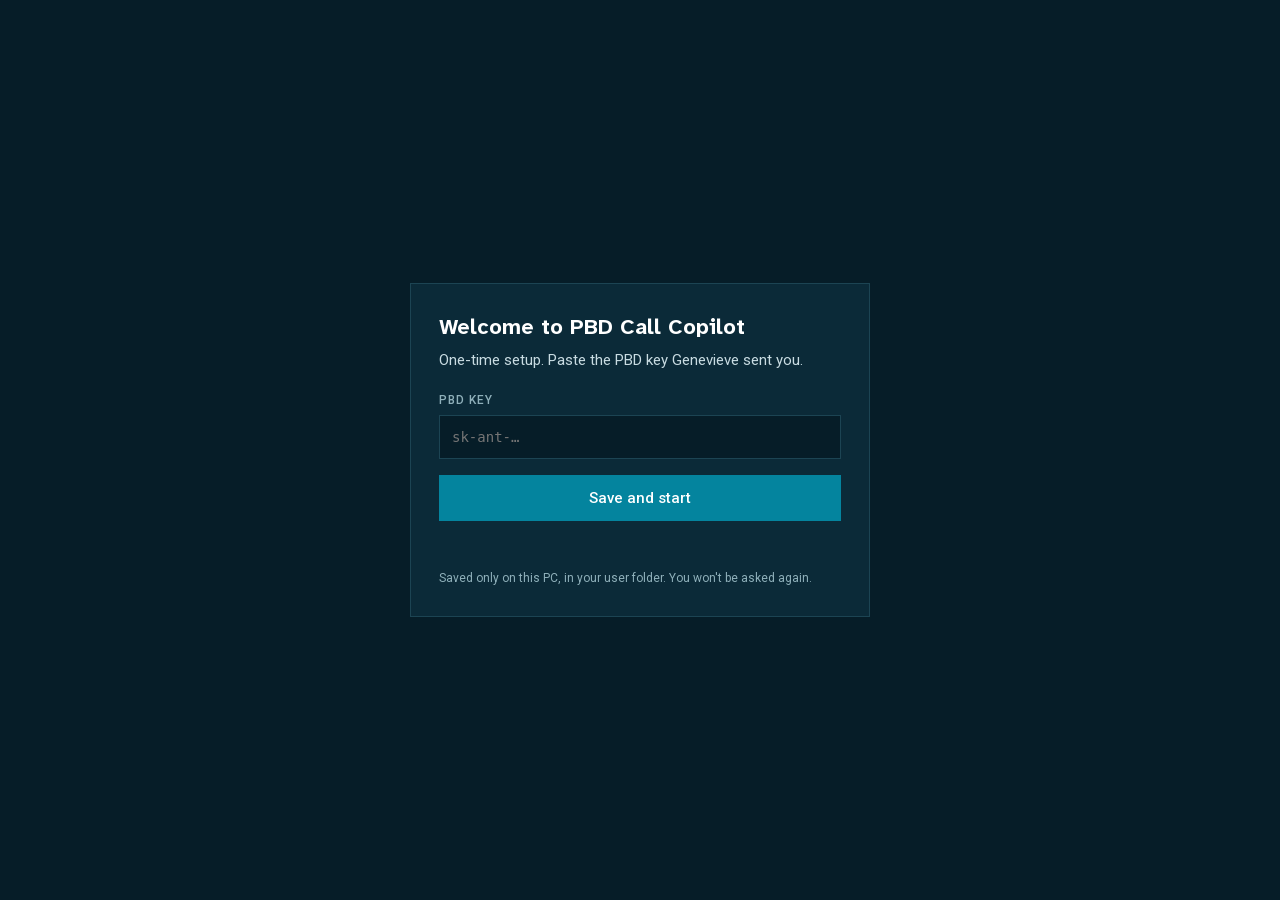
<file: live/ui/setup.html>
<!doctype html>
<html lang="en">
<head>
<meta charset="utf-8">
<title>PBD Call Copilot</title>
<link href="fonts.css" rel="stylesheet">
<style>
:root{--ink:#061D28;--card:#0B2A38;--line:#1C4453;--body:#C9DCE2;--muted:#8FB0BA;--teal:#1BB1BB;--teal2:#04849E;--bad:#F09A92}
*{box-sizing:border-box}
html,body{height:100%;margin:0}
body{background:var(--ink);color:#fff;font:15px/1.55 Roboto,"Segoe UI",system-ui,sans-serif;display:grid;place-items:center;padding:24px}
.box{width:100%;max-width:460px;background:var(--card);border:1px solid var(--line);padding:28px;animation:in .45s cubic-bezier(.2,.8,.2,1) both}
@keyframes in{from{opacity:0;transform:translateY(10px)}to{opacity:1;transform:none}}
h1{font:700 22px "Atkinson Hyperlegible Next","Atkinson Hyperlegible",sans-serif;margin:0 0 8px}
p{color:var(--body);margin:0 0 18px}
label{display:block;font-size:12px;font-weight:500;letter-spacing:.08em;text-transform:uppercase;color:var(--muted);margin-bottom:6px}
input{width:100%;height:44px;padding:0 12px;background:var(--ink);border:1px solid var(--line);color:#fff;font:14px Consolas,ui-monospace,monospace}
input:focus{outline:2px solid var(--teal);outline-offset:1px}
button{margin-top:16px;width:100%;height:46px;border:none;background:var(--teal2);color:#fff;font:500 15px Roboto,sans-serif;cursor:pointer;transition:background-color .2s}
button:hover{background:#036E84}
#msg{min-height:22px;margin-top:12px;font-size:13px;color:var(--bad)}
small{display:block;margin-top:14px;color:var(--muted);font-size:12px}
@media (prefers-reduced-motion:reduce){.box{animation:none}}
</style>
</head>
<body>
<form class="box" id="f">
  <h1>Welcome to PBD Call Copilot</h1>
  <p>One-time setup. Paste the PBD key Genevieve sent you.</p>
  <label for="key">PBD key</label>
  <input id="key" type="password" autocomplete="off" spellcheck="false" placeholder="sk-ant-…" required>
  <button type="submit">Save and start</button>
  <div id="msg" role="status"></div>
  <small>Saved only on this PC, in your user folder. You won't be asked again.</small>
</form>
<script>
document.getElementById("f").onsubmit = async (ev) => {
  ev.preventDefault();
  const msg = document.getElementById("msg");
  msg.style.color = "var(--muted)"; msg.textContent = "Checking the key…";
  const err = await window.pywebview.api.save_key(document.getElementById("key").value.trim());
  if (err) { msg.style.color = "var(--bad)"; msg.textContent = err; }
};
</script>
</body>
</html>
</file>
<file: live/ui/fonts.css>
/* Bundled so the window opens without internet. Atkinson Hyperlegible Next (OFL) and Roboto (OFL/Apache), latin subset, from Google Fonts. */
@font-face {
  font-family: 'Atkinson Hyperlegible Next';
  font-style: normal;
  font-weight: 400;
  font-display: swap;
  src: url(fonts/AtkinsonHyperlegibleNext-400.woff2) format('woff2');
  unicode-range: U+0000-00FF, U+0131, U+0152-0153, U+02BB-02BC, U+02C6, U+02DA, U+02DC, U+0304, U+0308, U+0329, U+2000-206F, U+20AC, U+2122, U+2191, U+2193, U+2212, U+2215, U+FEFF, U+FFFD;
}
@font-face {
  font-family: 'Atkinson Hyperlegible Next';
  font-style: normal;
  font-weight: 700;
  font-display: swap;
  src: url(fonts/AtkinsonHyperlegibleNext-700.woff2) format('woff2');
  unicode-range: U+0000-00FF, U+0131, U+0152-0153, U+02BB-02BC, U+02C6, U+02DA, U+02DC, U+0304, U+0308, U+0329, U+2000-206F, U+20AC, U+2122, U+2191, U+2193, U+2212, U+2215, U+FEFF, U+FFFD;
}
@font-face {
  font-family: 'Roboto';
  font-style: normal;
  font-weight: 400;
  font-stretch: 100%;
  font-display: swap;
  src: url(fonts/Roboto-400.woff2) format('woff2');
  unicode-range: U+0000-00FF, U+0131, U+0152-0153, U+02BB-02BC, U+02C6, U+02DA, U+02DC, U+0304, U+0308, U+0329, U+2000-206F, U+20AC, U+2122, U+2191, U+2193, U+2212, U+2215, U+FEFF, U+FFFD;
}
@font-face {
  font-family: 'Roboto';
  font-style: normal;
  font-weight: 500;
  font-stretch: 100%;
  font-display: swap;
  src: url(fonts/Roboto-500.woff2) format('woff2');
  unicode-range: U+0000-00FF, U+0131, U+0152-0153, U+02BB-02BC, U+02C6, U+02DA, U+02DC, U+0304, U+0308, U+0329, U+2000-206F, U+20AC, U+2122, U+2191, U+2193, U+2212, U+2215, U+FEFF, U+FFFD;
}
@font-face {
  font-family: 'Roboto';
  font-style: normal;
  font-weight: 700;
  font-stretch: 100%;
  font-display: swap;
  src: url(fonts/Roboto-700.woff2) format('woff2');
  unicode-range: U+0000-00FF, U+0131, U+0152-0153, U+02BB-02BC, U+02C6, U+02DA, U+02DC, U+0304, U+0308, U+0329, U+2000-206F, U+20AC, U+2122, U+2191, U+2193, U+2212, U+2215, U+FEFF, U+FFFD;
}
</file>
